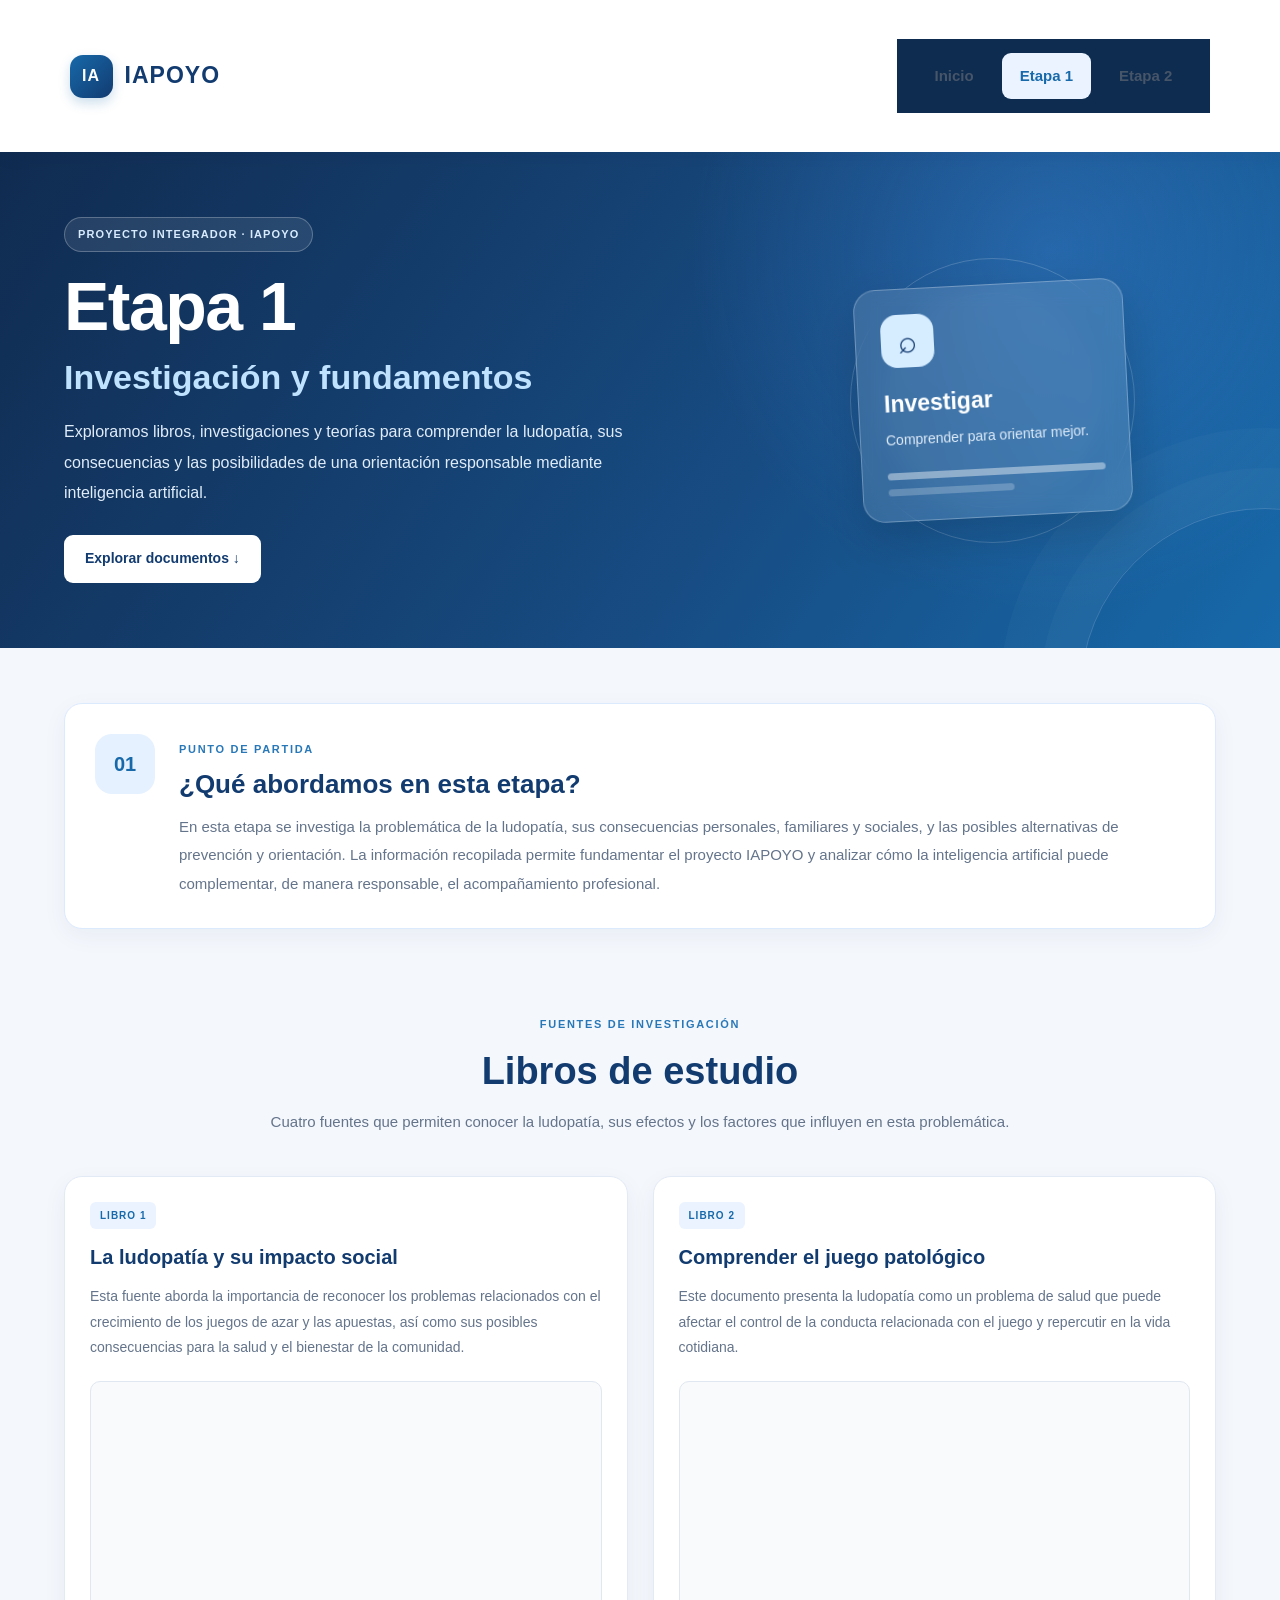
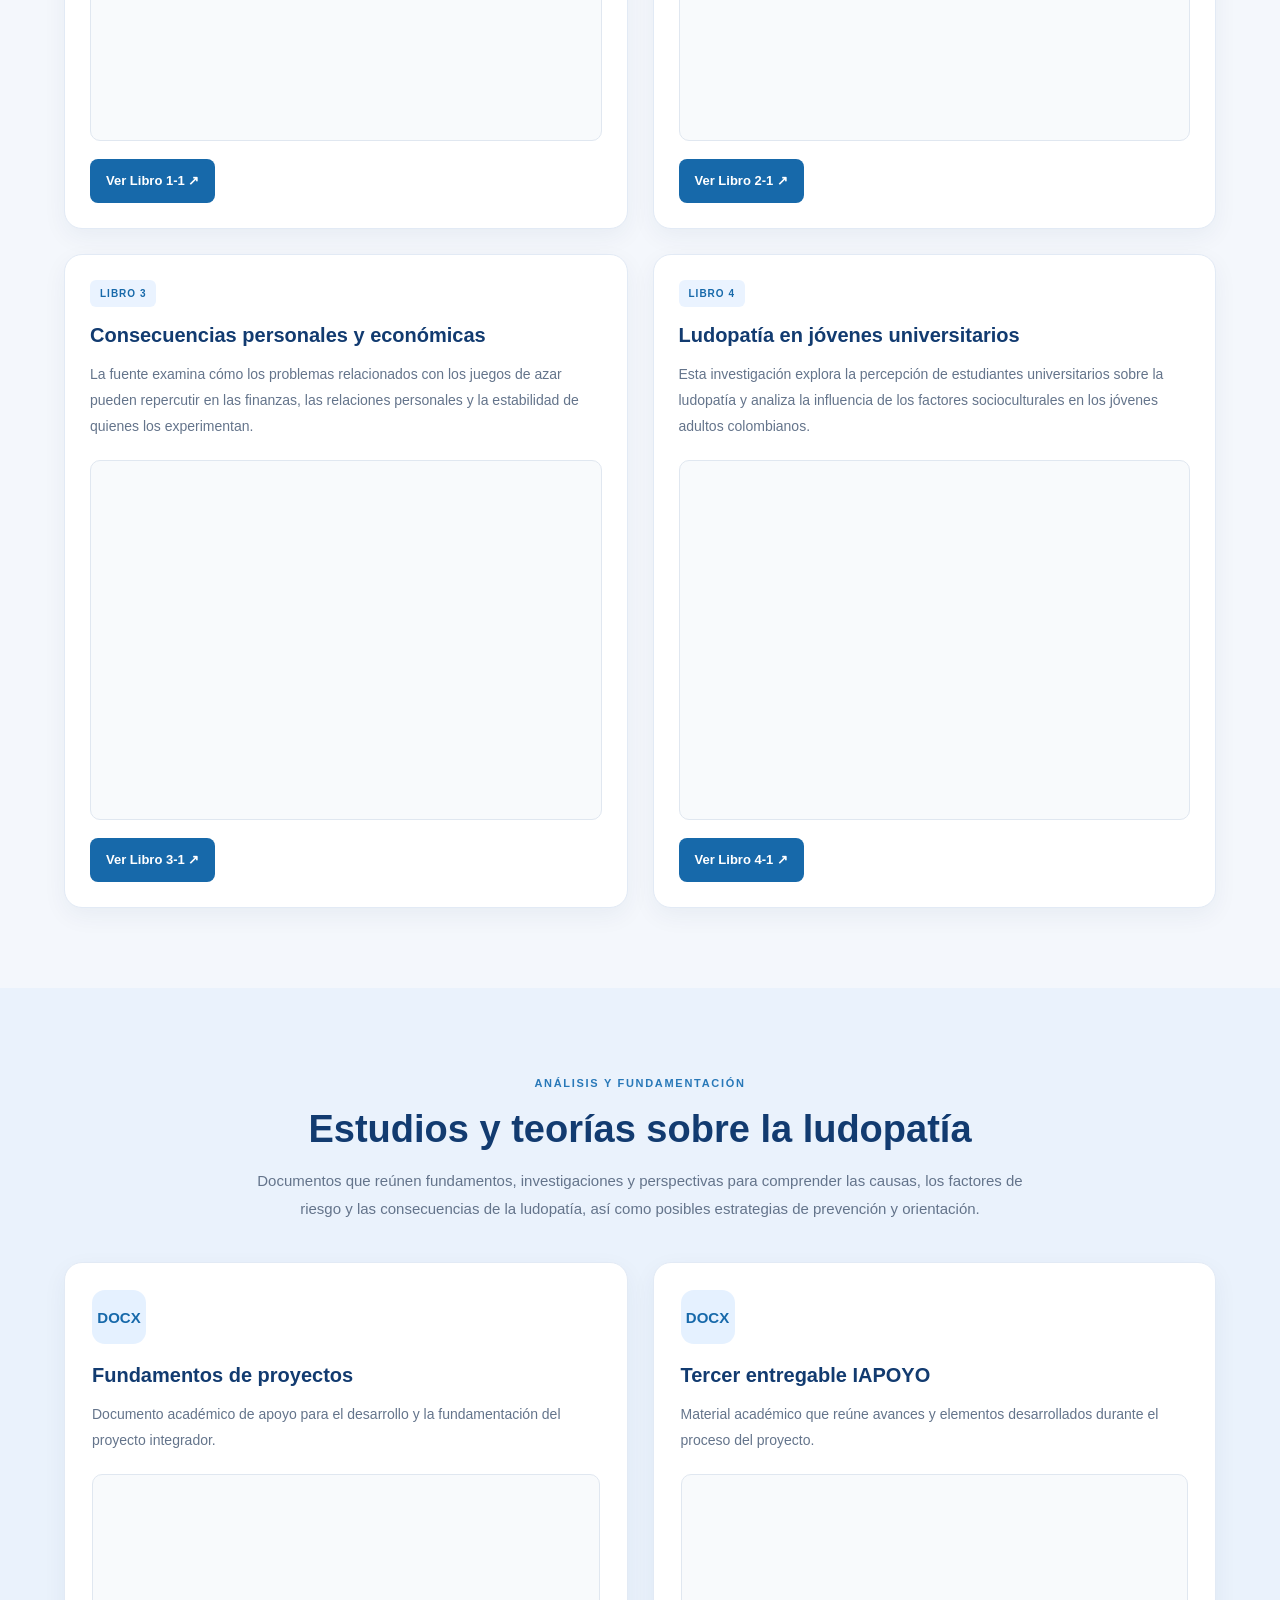
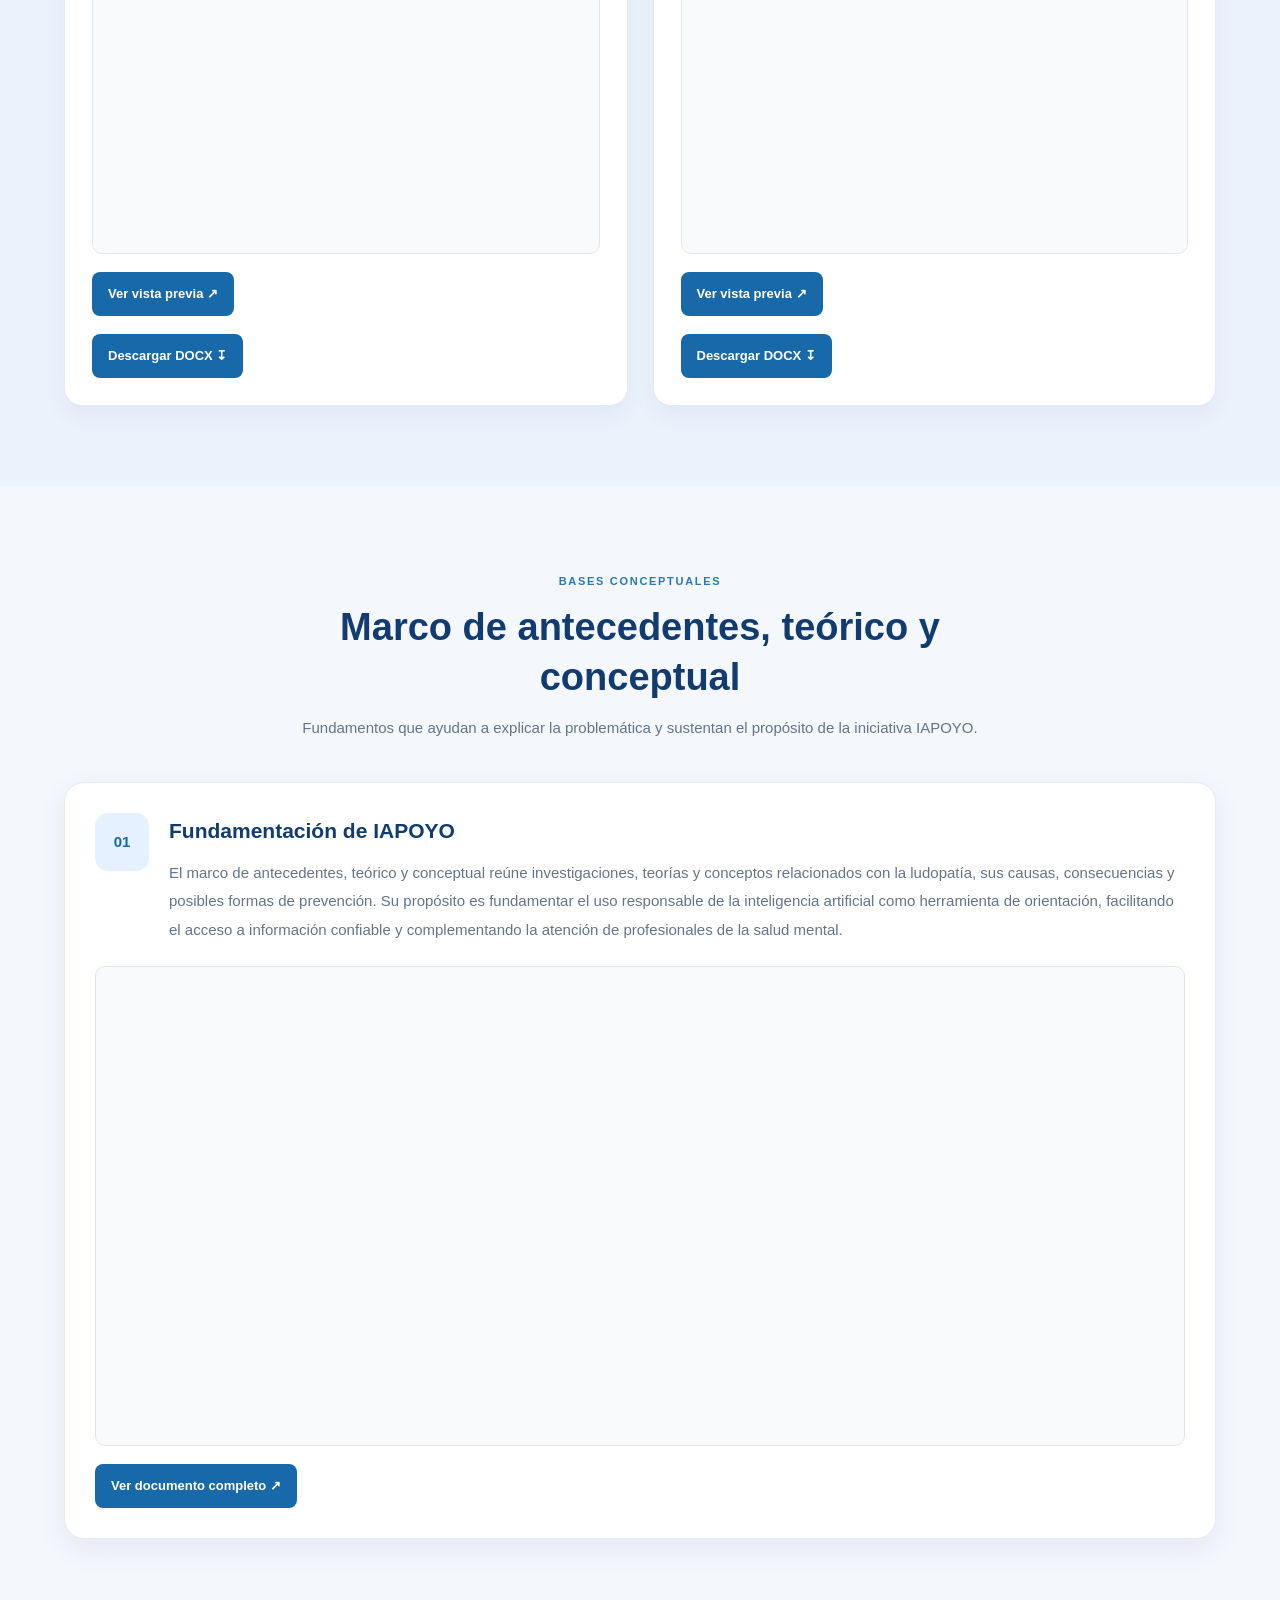
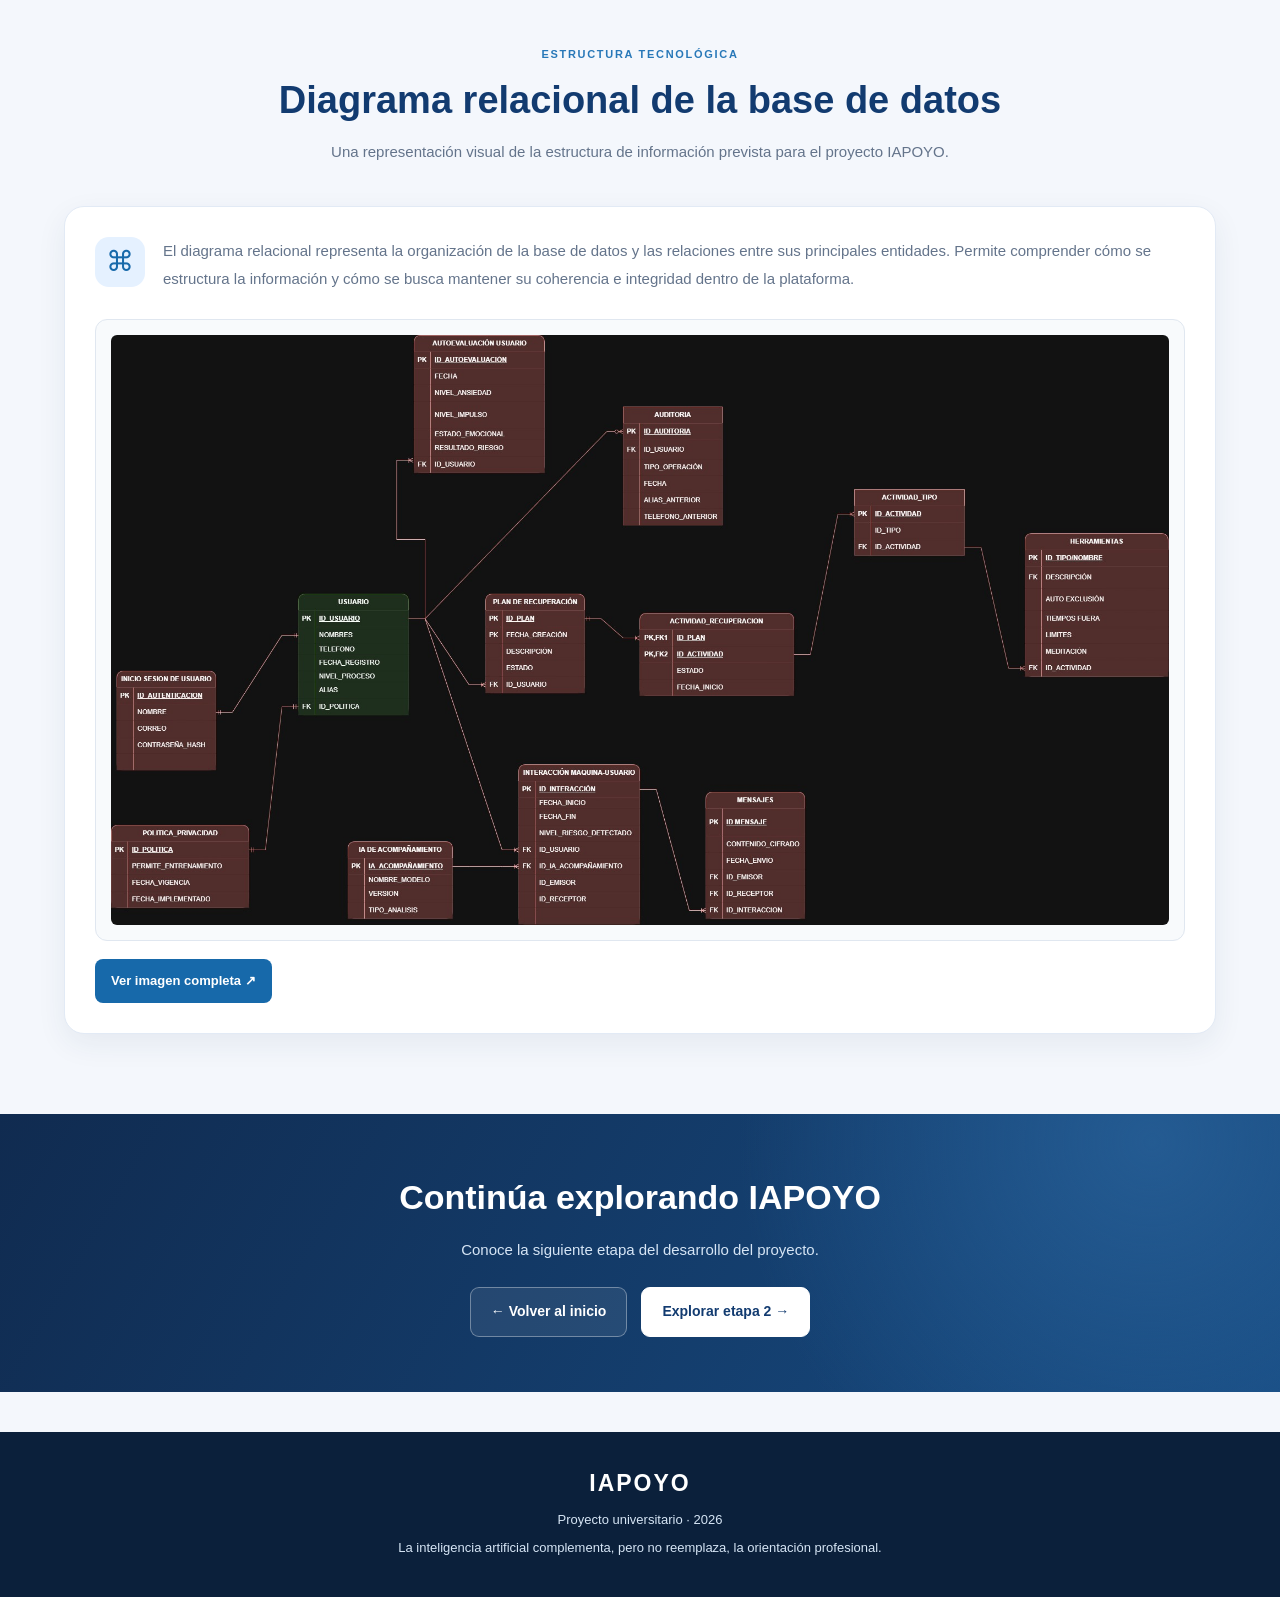
<file: etapa1.html>
<!DOCTYPE html>
<html lang="es">
<head>
    <meta charset="UTF-8">
    <meta name="viewport" content="width=device-width, initial-scale=1.0">

    <title>Etapa 1 | IAPOYO</title>

    <meta name="description" content="Primera etapa del proyecto IAPOYO: investigación sobre la ludopatía, sus consecuencias y alternativas de orientación.">

    <link rel="stylesheet" href="style.css">
</head>

<body class="etapa1-page">

    <!-- Encabezado -->
    <header class="etapa1-header">
        <div class="etapa1-nav-contenedor">
            <a href="index.html" class="etapa1-logo">
                <span class="etapa1-logo-icono">IA</span>
                <span>IAPOYO</span>
            </a>

            <nav class="etapa1-nav" aria-label="Navegación principal">
                <a href="index.html">Inicio</a>
                <a href="etapa1.html" class="activo">Etapa 1</a>
                <a href="etapa2.html">Etapa 2</a>
            </nav>
        </div>
    </header>

    <main>

        <!-- Portada de la etapa -->
        <section class="etapa1-portada">
            <div class="etapa1-portada-contenido">
                <span class="etapa1-etiqueta">PROYECTO INTEGRADOR · IAPOYO</span>

                <h1>Etapa 1
                    <span>Investigación y fundamentos</span>
                </h1>

                <p>
                    Exploramos libros, investigaciones y teorías para comprender
                    la ludopatía, sus consecuencias y las posibilidades de una
                    orientación responsable mediante inteligencia artificial.
                </p>

                <a href="#libros-estudio" class="etapa1-boton-portada">
                    Explorar documentos ↓
                </a>
            </div>

            <div class="etapa1-portada-visual" aria-hidden="true">
                <div class="etapa1-circulo circulo-uno"></div>
                <div class="etapa1-circulo circulo-dos"></div>

                <div class="etapa1-visual-tarjeta">
                    <div class="etapa1-visual-icono">⌕</div>
                    <h2>Investigar</h2>
                    <p>Comprender para orientar mejor.</p>
                    <div class="etapa1-visual-linea"></div>
                    <div class="etapa1-visual-linea linea-pequena"></div>
                </div>
            </div>
        </section>

        <!-- Introducción -->
        <section class="etapa1-introduccion">
            <div class="etapa1-intro-icono">01</div>

            <div>
                <span class="etapa1-subtitulo">PUNTO DE PARTIDA</span>
                <h2>¿Qué abordamos en esta etapa?</h2>

                <p>
                    En esta etapa se investiga la problemática de la ludopatía,
                    sus consecuencias personales, familiares y sociales, y las
                    posibles alternativas de prevención y orientación. La
                    información recopilada permite fundamentar el proyecto
                    IAPOYO y analizar cómo la inteligencia artificial puede
                    complementar, de manera responsable, el acompañamiento
                    profesional.
                </p>
            </div>
        </section>

        <!-- Libros de estudio -->
        <section class="etapa1-seccion" id="libros-estudio">

            <div class="etapa1-titulo-seccion">
                <span class="etapa1-subtitulo">FUENTES DE INVESTIGACIÓN</span>
                <h2>Libros de estudio</h2>
                <p>
                    Cuatro fuentes que permiten conocer la ludopatía,
                    sus efectos y los factores que influyen en esta problemática.
                </p>
            </div>

            <div class="etapa1-grid-documentos">

                <article class="etapa1-tarjeta">
                    <div class="etapa1-numero">LIBRO 1</div>
                    <h3>La ludopatía y su impacto social</h3>

                    <p>
                        Esta fuente aborda la importancia de reconocer los
                        problemas relacionados con el crecimiento de los
                        juegos de azar y las apuestas, así como sus posibles
                        consecuencias para la salud y el bienestar de la comunidad.
                    </p>

                    <div class="etapa1-pdf">
                        <iframe
                            src="documentos/etapa%201/Libro%201-1.pdf"
                            title="Vista previa del libro 1"
                            loading="lazy">
                        </iframe>
                    </div>

                    <a
                        href="documentos/etapa%201/Libro%201-1.pdf"
                        target="_blank"
                        rel="noopener noreferrer"
                        class="etapa1-boton-documento">
                        Ver Libro 1-1 ↗
                    </a>
                </article>

                <article class="etapa1-tarjeta">
                    <div class="etapa1-numero">LIBRO 2</div>
                    <h3>Comprender el juego patológico</h3>

                    <p>
                        Este documento presenta la ludopatía como un problema
                        de salud que puede afectar el control de la conducta
                        relacionada con el juego y repercutir en la vida cotidiana.
                    </p>

                    <div class="etapa1-pdf">
                        <iframe
                            src="documentos/etapa%201/Libro%202-1.pdf"
                            title="Vista previa del libro 2"
                            loading="lazy">
                        </iframe>
                    </div>

                    <a
                        href="documentos/etapa%201/Libro%202-1.pdf"
                        target="_blank"
                        rel="noopener noreferrer"
                        class="etapa1-boton-documento">
                        Ver Libro 2-1 ↗
                    </a>
                </article>

                <article class="etapa1-tarjeta">
                    <div class="etapa1-numero">LIBRO 3</div>
                    <h3>Consecuencias personales y económicas</h3>

                    <p>
                        La fuente examina cómo los problemas relacionados con
                        los juegos de azar pueden repercutir en las finanzas,
                        las relaciones personales y la estabilidad de quienes
                        los experimentan.
                    </p>

                    <div class="etapa1-pdf">
                        <iframe
                            src="documentos/etapa%201/Libro%203-1.pdf"
                            title="Vista previa del libro 3"
                            loading="lazy">
                        </iframe>
                    </div>

                    <a
                        href="documentos/etapa%201/Libro%203-1.pdf"
                        target="_blank"
                        rel="noopener noreferrer"
                        class="etapa1-boton-documento">
                        Ver Libro 3-1 ↗
                    </a>
                </article>

                <article class="etapa1-tarjeta">
                    <div class="etapa1-numero">LIBRO 4</div>
                    <h3>Ludopatía en jóvenes universitarios</h3>

                    <p>
                        Esta investigación explora la percepción de estudiantes
                        universitarios sobre la ludopatía y analiza la influencia
                        de los factores socioculturales en los jóvenes adultos
                        colombianos.
                    </p>

                    <div class="etapa1-pdf">
                        <iframe
                            src="documentos/etapa%201/Libro%204-1.pdf"
                            title="Vista previa del libro 4"
                            loading="lazy">
                        </iframe>
                    </div>

                    <a
                        href="documentos/etapa%201/Libro%204-1.pdf"
                        target="_blank"
                        rel="noopener noreferrer"
                        class="etapa1-boton-documento">
                        Ver Libro 4-1 ↗
                    </a>
                </article>

            </div>
        </section>

        <!-- Estudios y teorías -->
        <section class="etapa1-seccion etapa1-fondo-azul" id="estudios-teorias">

            <div class="etapa1-titulo-seccion">
                <span class="etapa1-subtitulo">ANÁLISIS Y FUNDAMENTACIÓN</span>
                <h2>Estudios y teorías sobre la ludopatía</h2>

                <p>
                    Documentos que reúnen fundamentos, investigaciones y
                    perspectivas para comprender las causas, los factores
                    de riesgo y las consecuencias de la ludopatía, así como
                    posibles estrategias de prevención y orientación.
                </p>
            </div>

            <div class="etapa1-grid-dos-documentos">

                <article class="etapa1-tarjeta etapa1-tarjeta-secundaria">
                    <div class="etapa1-documento-icono">DOCX</div>
                    <h3>Fundamentos de proyectos</h3>

                    <p>
                        Documento académico de apoyo para el desarrollo y la
                        fundamentación del proyecto integrador.
                    </p>

                    <div class="etapa1-pdf">
                        <iframe
                            src="documentos/etapa%201/Fundamentos%20proyectos%201.pdf"
                            title="Vista previa de Fundamentos de proyectos 1"
                            loading="lazy">
                        </iframe>
                    </div>

                    <a
                        href="documentos/etapa%201/Fundamentos%20proyectos%201.pdf"
                        target="_blank"
                        rel="noopener noreferrer"
                        class="etapa1-boton-documento">
                        Ver vista previa ↗
                    </a>
                    <a
                        href="documentos/etapa%201/Fundamentos%20proyectos%201.docx"
                        download
                        class="etapa1-boton-documento">
                        Descargar DOCX ↧
                    </a>
                </article>

                <article class="etapa1-tarjeta etapa1-tarjeta-secundaria">
                    <div class="etapa1-documento-icono">DOCX</div>
                    <h3>Tercer entregable IAPOYO</h3>

                    <p>
                        Material académico que reúne avances y elementos
                        desarrollados durante el proceso del proyecto.
                    </p>

                    <div class="etapa1-pdf">
                        <iframe
                            src="documentos/etapa%201/TERCER%20ENTREGABLE%20IAPOYO%20(1)%20(2)-1.pdf"
                            title="Vista previa del tercer entregable IAPOYO"
                            loading="lazy">
                        </iframe>
                    </div>

                    <a
                        href="documentos/etapa%201/TERCER%20ENTREGABLE%20IAPOYO%20(1)%20(2)-1.pdf"
                        target="_blank"
                        rel="noopener noreferrer"
                        class="etapa1-boton-documento">
                        Ver vista previa ↗
                    </a>
                    <a
                        href="documentos/etapa%201/TERCER%20ENTREGABLE%20IAPOYO%20(1)%20(2)-1.docx"
                        download
                        class="etapa1-boton-documento">
                        Descargar DOCX ↧
                    </a>
                </article>

            </div>
        </section>

        <!-- Marco teórico -->
        <section class="etapa1-seccion" id="marco-teorico">

            <div class="etapa1-titulo-seccion">
                <span class="etapa1-subtitulo">BASES CONCEPTUALES</span>
                <h2>Marco de antecedentes, teórico y conceptual</h2>

                <p>
                    Fundamentos que ayudan a explicar la problemática y
                    sustentan el propósito de la iniciativa IAPOYO.
                </p>
            </div>

            <article class="etapa1-tarjeta-amplia">

                <div class="etapa1-marco-texto">
                    <div class="etapa1-documento-icono">01</div>

                    <div>
                        <h3>Fundamentación de IAPOYO</h3>

                        <p>
                            El marco de antecedentes, teórico y conceptual
                            reúne investigaciones, teorías y conceptos
                            relacionados con la ludopatía, sus causas,
                            consecuencias y posibles formas de prevención.
                            Su propósito es fundamentar el uso responsable
                            de la inteligencia artificial como herramienta
                            de orientación, facilitando el acceso a información
                            confiable y complementando la atención de
                            profesionales de la salud mental.
                        </p>
                    </div>
                </div>

                <div class="etapa1-pdf etapa1-pdf-amplio">
                    <iframe
                        src="documentos/etapa%201/IAPOYO.pdf"
                        title="Vista previa del documento del marco teórico"
                        loading="lazy">
                    </iframe>
                </div>

                <a
                    href="documentos/etapa%201/Libro%201-1.pdf"
                    target="_blank"
                    rel="noopener noreferrer"
                    class="etapa1-boton-documento">
                    Ver documento completo ↗
                </a>

            </article>
        </section>

        <!-- Diagrama relacional -->
        <section class="etapa1-seccion etapa1-diagrama-seccion" id="base-datos">

            <div class="etapa1-titulo-seccion">
                <span class="etapa1-subtitulo">ESTRUCTURA TECNOLÓGICA</span>
                <h2>Diagrama relacional de la base de datos</h2>

                <p>
                    Una representación visual de la estructura de información
                    prevista para el proyecto IAPOYO.
                </p>
            </div>

            <article class="etapa1-tarjeta-amplia">

                <div class="etapa1-diagrama-descripcion">
                    <div class="etapa1-diagrama-icono">⌘</div>

                    <p>
                        El diagrama relacional representa la organización de
                        la base de datos y las relaciones entre sus principales
                        entidades. Permite comprender cómo se estructura la
                        información y cómo se busca mantener su coherencia
                        e integridad dentro de la plataforma.
                    </p>
                </div>

                <div class="etapa1-imagen-diagrama">
                    <img
                        src="documentos/etapa%201/Diagrama%20entidad%20relacional%20ludopatia%201.jpg"
                        alt="Diagrama entidad relacional de ludopatía del proyecto IAPOYO"
                        loading="lazy">
                </div>

                <a
                    href="documentos/etapa%201/Diagrama%20entidad%20relacional%20ludopatia%201.jpg"
                    target="_blank"
                    rel="noopener noreferrer"
                    class="etapa1-boton-documento">
                    Ver imagen completa ↗
                </a>

            </article>
        </section>

        <!-- Navegación final -->
        <section class="etapa1-navegacion-final">
            <h2>Continúa explorando IAPOYO</h2>

            <p>
                Conoce la siguiente etapa del desarrollo del proyecto.
            </p>

            <div class="etapa1-final-botones">
                <a href="index.html" class="etapa1-boton-secundario">
                    ← Volver al inicio
                </a>

                <a href="etapa2.html" class="etapa1-boton-siguiente">
                    Explorar etapa 2 →
                </a>
            </div>
        </section>

    </main>

    <!-- Pie de página -->
    <footer class="etapa1-footer">
        <a href="index.html">IAPOYO</a>

        <p>Proyecto universitario · 2026</p>

        <p>
            La inteligencia artificial complementa, pero no reemplaza,
            la orientación profesional.
        </p>
    </footer>

</body>
</html>
</file>
<file: style.css>
/* ==============================
   ESTILOS GENERALES
   ============================== */

* {
    margin: 0;
    padding: 0;
    box-sizing: border-box;
}

html {
    scroll-behavior: smooth;
}

body {
    font-family: Arial, Helvetica, sans-serif;
    background-color: #f4f7fb;
    color: #263445;
    line-height: 1.6;
}

/* ==============================
   ENCABEZADO
   ============================== */

header {
    background: linear-gradient(135deg, #123b70, #1769aa);
    color: #ffffff;
    text-align: center;
    padding: 35px 20px;
}

header h1 {
    font-size: 2.5rem;
    margin-bottom: 5px;
    letter-spacing: 2px;
}

header p {
    font-size: 1.05rem;
    color: #e5efff;
}

/* ==============================
   MENÚ DE NAVEGACIÓN
   ============================== */

nav {
    display: flex;
    justify-content: center;
    align-items: center;
    flex-wrap: wrap;
    gap: 10px;
    background-color: #0d2c50;
    padding: 14px 20px;
}

nav a {
    color: #ffffff;
    text-decoration: none;
    font-weight: bold;
    padding: 10px 18px;
    border-radius: 6px;
    transition: background-color 0.3s ease;
}

nav a:hover {
    background-color: #2478bd;
}

/* ==============================
   CONTENEDOR PRINCIPAL
   ============================== */

.contenedor {
    width: min(1100px, 92%);
    margin: 30px auto;
}

/* ==============================
   INTRODUCCIÓN
   ============================== */

.introduccion {
    background-color: #ffffff;
    padding: 25px;
    margin-bottom: 30px;
    border-radius: 12px;
    border-left: 5px solid #1769aa;
    box-shadow: 0 4px 12px rgba(0, 0, 0, 0.06);
}

.introduccion h2 {
    color: #123b70;
    margin-bottom: 12px;
    font-size: 1.7rem;
}

.introduccion p {
    color: #46566a;
    text-align: justify;
}

/* ==============================
   SECCIÓN DE ACTIVIDADES
   ============================== */

.actividades {
    margin-bottom: 35px;
}

.actividades > h2 {
    color: #123b70;
    margin-bottom: 20px;
    font-size: 1.7rem;
}

/* ==============================
   CUADRÍCULA DE 4 DOCUMENTOS
   Dos columnas y dos filas
   ============================== */

.grid-documentos {
    display: grid;
    grid-template-columns: repeat(2, minmax(0, 1fr));
    gap: 25px;
    align-items: stretch;
    margin-top: 20px;
}

/* ==============================
   TARJETAS
   ============================== */

.grid-documentos .tarjeta {
    min-width: 0;
    display: flex;
    flex-direction: column;
    padding: 20px;
    background-color: #ffffff;
    border: 1px solid #dce5f0;
    border-radius: 12px;
    box-shadow: 0 4px 12px rgba(0, 0, 0, 0.06);
    transition: transform 0.25s ease,
                box-shadow 0.25s ease;
}

.grid-documentos .tarjeta:hover {
    transform: translateY(-4px);
    box-shadow: 0 8px 20px rgba(0, 0, 0, 0.10);
}

.tarjeta h3 {
    color: #1769aa;
    font-size: 1.2rem;
    margin-bottom: 10px;
}

.tarjeta p {
    color: #526174;
    margin-bottom: 10px;
}

/* ==============================
   VISTA PREVIA DE LOS PDF
   ============================== */

.grid-documentos iframe {
    display: block;
    width: 100%;
    height: 300px;
    border: 1px solid #dce5f0;
    border-radius: 8px;
    margin: 15px 0;
    background-color: #ffffff;
}

/* ==============================
   ENLACES DE DOCUMENTOS
   ============================== */

.grid-documentos .tarjeta a {
    display: inline-block;
    align-self: flex-start;
    margin-top: auto;
    padding-top: 10px;
    color: #1769aa;
    font-weight: bold;
    text-decoration: none;
}

.grid-documentos .tarjeta a:hover {
    color: #0d2c50;
    text-decoration: underline;
}

/* ==============================
   BOTÓN PARA VOLVER AL INICIO
   ============================== */

.boton-volver {
    display: inline-block;
    margin-top: 25px;
    padding: 12px 22px;
    background-color: #1769aa;
    color: #ffffff;
    text-decoration: none;
    font-weight: bold;
    border-radius: 8px;
    transition: background-color 0.3s ease;
}

.boton-volver:hover {
    background-color: #0d2c50;
}

/* ==============================
   PIE DE PÁGINA
   ============================== */

footer {
    margin-top: 40px;
    padding: 25px 20px;
    background-color: #0d2c50;
    color: #ffffff;
    text-align: center;
}

footer p {
    margin: 5px 0;
    font-size: 0.9rem;
}

/* ==============================
   DISEÑO RESPONSIVE
   TABLET Y CELULAR
   ============================== */

@media (max-width: 700px) {

    header h1 {
        font-size: 2rem;
    }

    .contenedor {
        width: 94%;
        margin: 20px auto;
    }

    .introduccion {
        padding: 18px;
    }

    .introduccion h2,
    .actividades > h2 {
        font-size: 1.4rem;
    }

    /* Una tarjeta por fila en pantallas pequeñas */
    .grid-documentos {
        grid-template-columns: 1fr;
        gap: 20px;
    }

    .grid-documentos .tarjeta {
        padding: 16px;
    }

    .grid-documentos iframe {
        height: 280px;
    }

    nav {
        gap: 5px;
        padding: 10px;
    }

    nav a {
        padding: 9px 12px;
        font-size: 0.95rem;
    }
}

/* ==============================
   PANTALLAS MUY PEQUEÑAS
   ============================== */

@media (max-width: 380px) {

    header h1 {
        font-size: 1.7rem;
    }

    .grid-documentos iframe {
        height: 240px;
    }

    .grid-documentos .tarjeta {
        padding: 12px;
    }
}

/* UNA SOLA TARJETA EXTERIOR */
.tarjeta-documentos {
    display: block !important;
    width: 100% !important;
    max-width: 100% !important;
    box-sizing: border-box !important;
    padding: 25px !important;
    margin: 25px 0 !important;
    background: #fff !important;
    border: 1px solid #dce5f0 !important;
    border-radius: 12px !important;
    box-shadow: 0 4px 12px rgba(0, 0, 0, 0.06) !important;
}

/* LOS DOS PDF, UNO AL LADO DEL OTRO */
.pdf-en-columnas {
    display: grid !important;
    grid-template-columns: repeat(2, minmax(0, 1fr)) !important;
    gap: 20px;
    width: 100%;
    box-sizing: border-box;
}

/* CONTENIDO INTERNO SIN TARJETAS INDEPENDIENTES */
.pdf-individual {
    display: block !important;
    min-width: 0;
    width: 100%;
    padding: 0 !important;
    margin: 0 !important;
    border: none !important;
    border-radius: 0 !important;
    box-shadow: none !important;
    background: transparent !important;
    box-sizing: border-box;
}

.pdf-individual iframe {
    display: block;
    width: 100%;
    height: 400px;
    border: 1px solid #dce5f0;
    box-sizing: border-box;
}

.pdf-individual h3 {
    margin-bottom: 12px;
    color: #1769aa;
}

.pdf-individual a {
    display: inline-block;
    margin-top: 10px;
}

/* ADAPTACIÓN A CELULARES */
@media (max-width: 700px) {
    .pdf-en-columnas {
        grid-template-columns: 1fr !important;
    }
}

```css
/* Presentación del marco teórico */
.presentacion-ludopatia {
    width: 100%;
    margin: 35px auto;
}

.presentacion-ludopatia > h2 {
    color: #1769aa;
    text-align: center;
    margin-bottom: 20px;
}

.presentacion-ludopatia > p {
    font-size: 16px;
    line-height: 1.7;
    text-align: justify;
    margin-bottom: 25px;
}

/* Tarjeta del documento */
.tarjeta-marco {
    width: 100%;
    max-width: 800px;
    box-sizing: border-box;
    margin: 0 auto;
    padding: 25px;
    background-color: #ffffff;
    border: 1px solid #e0e0e0;
    border-radius: 12px;
    box-shadow: 0 4px 12px rgba(0, 0, 0, 0.10);
}

.tarjeta-marco iframe {
    display: block;
    width: 100%;
    height: 500px;
    box-sizing: border-box;
    border: 1px solid #cccccc;
    border-radius: 6px;
}

.tarjeta-marco a {
    display: block;
    width: fit-content;
    margin: 15px auto 0;
    padding: 12px 20px;
    background-color: #1769aa;
    color: #ffffff;
    text-decoration: none;
    text-align: center;
    border-radius: 7px;
}

.tarjeta-marco a:hover {
    background-color: #123b70;
}

/* Adaptación para celulares */
@media (max-width: 768px) {
    .tarjeta-marco {
        padding: 15px;
    }

    .tarjeta-marco iframe {
        height: 400px;
    }

    .presentacion-ludopatia > p {
        text-align: left;
    }
}

```css
/* Sección de la base de datos */
.presentacion-base-datos {
    width: 100%;
    margin: 35px auto;
}

/* Tarjeta que contiene título, descripción e imagen */
.tarjeta-diagrama {
    width: 100%;
    max-width: 1000px;
    box-sizing: border-box;
    margin: 0 auto;
    padding: 30px;
    background-color: #ffffff;
    border: 1px solid #e0e0e0;
    border-radius: 12px;
    box-shadow: 0 4px 12px rgba(0, 0, 0, 0.10);
}

.tarjeta-diagrama h2 {
    margin-top: 0;
    margin-bottom: 20px;
    color: #1769aa;
    text-align: center;
}

.tarjeta-diagrama p {
    margin-bottom: 25px;
    font-size: 16px;
    line-height: 1.7;
    text-align: justify;
}

/* Área de visualización de la imagen */
.contenedor-diagrama {
    width: 100%;
    overflow: auto;
    text-align: center;
    background-color: #f8fafc;
    border: 1px solid #e0e0e0;
    border-radius: 8px;
    padding: 10px;
    box-sizing: border-box;
}

.contenedor-diagrama img {
    display: block;
    width: 100%;
    height: auto;
    max-height: 750px;
    object-fit: contain;
    margin: 0 auto;
    border-radius: 5px;
}

/* Botón para abrir la imagen */
.boton-diagrama {
    display: block;
    width: fit-content;
    margin: 20px auto 0;
    padding: 12px 20px;
    background-color: #1769aa;
    color: #ffffff;
    text-decoration: none;
    text-align: center;
    border-radius: 7px;
    font-weight: bold;
}

.boton-diagrama:hover {
    background-color: #123b70;
}

/* Adaptación para celulares */
@media (max-width: 768px) {
    .tarjeta-diagrama {
        padding: 18px;
    }

    .tarjeta-diagrama p {
        text-align: left;
    }

    .contenedor-diagrama {
        padding: 5px;
    }
}


/* Organiza las tarjetas en una cuadrícula uniforme */
.grid-documentos {
    display: grid;
    grid-template-columns: repeat(2, minmax(0, 1fr));
    gap: 25px;
    align-items: stretch;
}

/* Todas las tarjetas de documentos tendrán la misma altura */
.grid-documentos .tarjeta {
    width: 100%;
    height: 100%;
    box-sizing: border-box;
    display: flex;
    flex-direction: column;
}

/* Mantiene los títulos alineados */
.grid-documentos .tarjeta h2,
.grid-documentos .tarjeta h3 {
    min-height: 50px;
}

/* Mantiene los visores PDF con la misma altura */
.grid-documentos .tarjeta iframe {
    width: 100%;
    height: 400px;
    flex-shrink: 0;
}

/* Mantiene los botones en la parte inferior */
.grid-documentos .tarjeta a {
    margin-top: auto;
    align-self: flex-start;
}

/* Adaptación para celulares */
@media (max-width: 768px) {
    .grid-documentos {
        grid-template-columns: 1fr;
    }

    .grid-documentos .tarjeta h2,
    .grid-documentos .tarjeta h3 {
        min-height: auto;
    }
}


/* Igualar el tamaño de las tarjetas especiales */
.tarjeta-marco,
.tarjeta-diagrama {
    width: 100%;
    max-width: 1000px;
    min-height: 700px;
    box-sizing: border-box;
    margin: 0 auto;
    padding: 30px;
    display: flex;
    flex-direction: column;
}

/* Mantener los títulos alineados */
.tarjeta-marco h2,
.tarjeta-diagrama h2 {
    min-height: 60px;
    margin-top: 0;
    display: flex;
    align-items: center;
    justify-content: center;
    text-align: center;
}

/* Igualar el espacio de las descripciones */
.tarjeta-marco p,
.tarjeta-diagrama p {
    min-height: 100px;
    line-height: 1.7;
}

/* Igualar la altura de los visores PDF y de la imagen */
.tarjeta-marco iframe {
    width: 100%;
    height: 400px;
    flex-shrink: 0;
}

.contenedor-diagrama {
    height: 400px;
    display: flex;
    align-items: center;
    justify-content: center;
    overflow: hidden;
}

.contenedor-diagrama img {
    width: 100%;
    height: 100%;
    object-fit: contain;
}

/* Mantener los botones al final de cada tarjeta */
.tarjeta-marco a,
.tarjeta-diagrama a {
    margin-top: auto;
    align-self: center;
}

/* Adaptación a pantallas pequeñas */
@media (max-width: 768px) {
    .tarjeta-marco,
    .tarjeta-diagrama {
        min-height: auto;
        padding: 18px;
    }

    .tarjeta-marco h2,
    .tarjeta-diagrama h2,
    .tarjeta-marco p,
    .tarjeta-diagrama p {
        min-height: auto;
    }

    .tarjeta-marco iframe,
    .contenedor-diagrama {
        height: 300px;
    }
}


/* Igualar las tarjetas del marco y del diagrama con las demás */
.tarjeta-marco,
.tarjeta-diagrama {
    width: 100%;
    max-width: none;
    min-height: 0;
    height: 100%;
    box-sizing: border-box;
    margin: 0;
    padding: 20px;
    display: flex;
    flex-direction: column;
    background-color: #ffffff;
    border: 1px solid #e0e0e0;
    border-radius: 12px;
    box-shadow: 0 4px 12px rgba(0, 0, 0, 0.10);
}

/* Quitar alturas mínimas anteriores de los títulos y textos */
.tarjeta-marco h2,
.tarjeta-diagrama h2,
.tarjeta-marco p,
.tarjeta-diagrama p {
    min-height: 0;
}

/* Mantener los visores de contenido uniformes */
.tarjeta-marco iframe,
.contenedor-diagrama {
    width: 100%;
    height: 250px;
    box-sizing: border-box;
}

/* Ajustar la imagen dentro de su espacio */
.contenedor-diagrama {
    display: flex;
    align-items: center;
    justify-content: center;
    overflow: hidden;
}

.contenedor-diagrama img {
    width: 100%;
    height: 100%;
    object-fit: contain;
}

/* Evitar que los botones se deformen */
.tarjeta-marco a,
.tarjeta-diagrama a {
    align-self: flex-start;
    margin-top: 15px;
}

/* Adaptación a celulares */
@media (max-width: 768px) {
    .tarjeta-marco,
    .tarjeta-diagrama {
        padding: 15px;
    }

    .tarjeta-marco iframe,
    .contenedor-diagrama {
        height: 220px;
    }
}


/* =========================================
   IAPOYO - DISEÑO DE LA PÁGINA PRINCIPAL
   ========================================= */

.pagina-inicio {
    --inicio-azul: #123b70;
    --inicio-azul-claro: #2878b8;
    --inicio-texto: #243247;
    --inicio-gris: #64748b;
    --inicio-fondo: #f4f7fc;

    margin: 0;
    background: var(--inicio-fondo);
    color: var(--inicio-texto);
    font-family: "Segoe UI", Arial, sans-serif;
    line-height: 1.7;
}

.pagina-inicio *,
.pagina-inicio *::before,
.pagina-inicio *::after {
    box-sizing: border-box;
}

.pagina-inicio a {
    transition: color 0.25s ease,
                background-color 0.25s ease,
                transform 0.25s ease,
                box-shadow 0.25s ease;
}

.pagina-inicio main {
    width: 100%;
    overflow: hidden;
}

/* =========================================
   ENCABEZADO Y NAVEGACIÓN
   ========================================= */

.inicio-header {
    position: relative;
    z-index: 10;
    background: #ffffff;
    box-shadow: 0 3px 18px rgba(15, 38, 70, 0.07);
}

.inicio-nav-contenedor {
    width: min(1180px, 92%);
    min-height: 82px;
    margin: 0 auto;
    display: flex;
    align-items: center;
    justify-content: space-between;
    gap: 25px;
}

.inicio-logo {
    display: flex;
    align-items: center;
    gap: 12px;
    color: var(--inicio-azul);
    font-size: 23px;
    font-weight: 800;
    letter-spacing: 1px;
    text-decoration: none;
}

.logo-icono {
    width: 43px;
    height: 43px;
    display: grid;
    place-items: center;
    border-radius: 13px;
    color: white;
    background: linear-gradient(135deg, #1769aa, #123b70);
    font-size: 16px;
    box-shadow: 0 5px 12px rgba(23, 105, 170, 0.22);
}

.inicio-nav {
    display: flex;
    align-items: center;
    gap: 10px;
}

.inicio-nav a {
    padding: 10px 18px;
    border-radius: 9px;
    color: #475569;
    text-decoration: none;
    font-size: 15px;
    font-weight: 600;
}

.inicio-nav a:hover,
.inicio-nav a.activo {
    background: #eaf3ff;
    color: #1769aa;
}

/* =========================================
   PORTADA PRINCIPAL
   ========================================= */

.inicio-portada {
    position: relative;
    isolation: isolate;
    min-height: 510px;
    padding: 75px max(5%, calc((100% - 1180px) / 2));
    display: grid;
    grid-template-columns: 1.2fr 0.8fr;
    align-items: center;
    gap: 40px;
    overflow: hidden;
    color: #ffffff;
    background:
        radial-gradient(
            circle at 80% 20%,
            rgba(77, 160, 255, 0.28),
            transparent 32%
        ),
        linear-gradient(125deg, #102b50 0%, #174c83 55%, #1769aa 100%);
}

.inicio-portada::before {
    content: "";
    position: absolute;
    z-index: -1;
    width: 400px;
    height: 400px;
    right: -160px;
    bottom: -220px;
    border: 1px solid rgba(255, 255, 255, 0.13);
    border-radius: 50%;
    box-shadow:
        0 0 0 40px rgba(255, 255, 255, 0.025),
        0 0 0 80px rgba(255, 255, 255, 0.025);
}

.portada-contenido {
    max-width: 670px;
}

.portada-etiqueta {
    display: inline-block;
    margin-bottom: 20px;
    padding: 7px 13px;
    border: 1px solid rgba(255, 255, 255, 0.25);
    border-radius: 30px;
    background: rgba(255, 255, 255, 0.09);
    color: #d9ecff;
    font-size: 11px;
    font-weight: 700;
    letter-spacing: 1.2px;
}

.portada-contenido h1 {
    margin: 0 0 20px;
    color: #ffffff;
    font-size: clamp(45px, 6vw, 72px);
    font-weight: 850;
    line-height: 1.05;
    letter-spacing: -2px;
}

.portada-contenido h1 span {
    display: block;
    margin-top: 15px;
    color: #bfe2ff;
    font-size: clamp(23px, 3vw, 34px);
    font-weight: 600;
    line-height: 1.3;
    letter-spacing: 0;
}

.portada-contenido > p {
    max-width: 590px;
    margin: 0 0 30px;
    color: #e0ecf9;
    font-size: 17px;
    line-height: 1.9;
}

.portada-botones {
    display: flex;
    flex-wrap: wrap;
    gap: 13px;
}

.boton-inicio {
    min-height: 48px;
    padding: 12px 21px;
    display: inline-flex;
    align-items: center;
    justify-content: center;
    border: 1px solid transparent;
    border-radius: 9px;
    font-size: 14px;
    font-weight: 700;
    text-decoration: none;
}

.boton-claro {
    background: #ffffff;
    color: #123b70;
}

.boton-claro:hover {
    transform: translateY(-3px);
    box-shadow: 0 8px 22px rgba(0, 0, 0, 0.15);
}

.boton-contorno {
    border-color: rgba(255, 255, 255, 0.5);
    background: transparent;
    color: #ffffff;
}

.boton-contorno:hover {
    background: rgba(255, 255, 255, 0.12);
    transform: translateY(-3px);
}

/* Ilustración decorativa creada con CSS */

.portada-visual {
    position: relative;
    min-height: 340px;
    display: flex;
    align-items: center;
    justify-content: center;
}

.visual-circulo {
    position: absolute;
    border: 1px solid rgba(255, 255, 255, 0.18);
    border-radius: 50%;
}

.circulo-grande {
    width: 310px;
    height: 310px;
}

.circulo-mediano {
    width: 235px;
    height: 235px;
    background: rgba(255, 255, 255, 0.035);
}

.visual-tarjeta {
    position: relative;
    z-index: 1;
    width: min(285px, 90%);
    padding: 27px;
    border: 1px solid rgba(255, 255, 255, 0.27);
    border-radius: 23px;
    background: rgba(255, 255, 255, 0.12);
    box-shadow: 0 20px 50px rgba(0, 0, 0, 0.17);
    backdrop-filter: blur(12px);
    transform: rotate(-3deg);
}

.visual-icono {
    width: 54px;
    height: 54px;
    display: grid;
    place-items: center;
    border-radius: 17px;
    background: #d6ecff;
    color: #123b70;
    font-size: 32px;
}

.visual-tarjeta h2 {
    margin: 20px 0 5px;
    color: #ffffff;
    font-size: 24px;
}

.visual-tarjeta p {
    margin: 0;
    color: #e0ecf9;
    font-size: 14px;
}

.visual-linea {
    height: 7px;
    margin-top: 22px;
    border-radius: 20px;
    background: rgba(255, 255, 255, 0.45);
}

.linea-corta {
    width: 58%;
    margin-top: 9px;
    background: rgba(255, 255, 255, 0.22);
}

.visual-etiqueta {
    position: absolute;
    z-index: 2;
    right: -3px;
    bottom: 22px;
    padding: 12px 16px;
    display: flex;
    align-items: center;
    gap: 9px;
    border-radius: 12px;
    background: #ffffff;
    color: #23415f;
    font-size: 12px;
    font-weight: 700;
    box-shadow: 0 10px 30px rgba(0, 0, 0, 0.16);
}

.punto-verde {
    width: 9px;
    height: 9px;
    border-radius: 50%;
    background: #21a67a;
}

/* =========================================
   SECCIONES GENERALES
   ========================================= */

.inicio-seccion {
    width: min(1180px, 90%);
    margin: 0 auto;
    padding: 85px 0;
}

.inicio-titulo-seccion {
    max-width: 740px;
    margin: 0 auto 45px;
    text-align: center;
}

.inicio-subtitulo {
    color: #2878b8;
    font-size: 12px;
    font-weight: 800;
    letter-spacing: 2px;
}

.inicio-titulo-seccion h2 {
    margin: 10px 0 12px;
    color: #123b70;
    font-size: clamp(29px, 4vw, 40px);
    line-height: 1.25;
}

.inicio-titulo-seccion > p {
    margin: 0;
    color: #64748b;
    font-size: 16px;
    line-height: 1.8;
}

/* =========================================
   QUIÉNES SOMOS
   ========================================= */

.quienes-seccion {
    padding-bottom: 90px;
}

.quienes-contenido {
    display: grid;
    grid-template-columns: 0.75fr 1.25fr;
    align-items: center;
    gap: 55px;
}

.quienes-icono {
    min-height: 280px;
    padding: 30px;
    display: flex;
    flex-direction: column;
    align-items: center;
    justify-content: center;
    gap: 20px;
    border: 1px solid #dceafe;
    border-radius: 25px;
    background:
        radial-gradient(circle at top right, #d8ebff, transparent 55%),
        linear-gradient(145deg, #edf5ff, #ffffff);
}

.quienes-icono span {
    width: 125px;
    height: 125px;
    display: grid;
    place-items: center;
    border: 1px solid #c5defd;
    border-radius: 35px;
    background: #ffffff;
    color: #2878b8;
    font-size: 78px;
    line-height: 1;
    box-shadow: 0 15px 35px rgba(36, 91, 150, 0.10);
}

.quienes-icono small {
    color: #31577f;
    font-size: 14px;
    font-weight: 700;
}

.quienes-texto h3 {
    margin: 0 0 17px;
    color: #123b70;
    font-size: 27px;
    line-height: 1.35;
}

.quienes-texto p {
    margin: 0 0 15px;
    color: #59687b;
    font-size: 15px;
    line-height: 1.9;
}

/* =========================================
   SOBRE EL PROYECTO: TARJETAS
   ========================================= */

.proyecto-seccion {
    width: 100%;
    max-width: none;
    padding: 85px max(5%, calc((100% - 1180px) / 2));
    background: #eaf2fc;
}

.proyecto-seccion .inicio-titulo-seccion h2 {
    color: #123b70;
}

.proyecto-tarjetas {
    display: grid;
    grid-template-columns: repeat(3, minmax(0, 1fr));
    gap: 24px;
}

.proyecto-tarjeta {
    min-width: 0;
    padding: 30px 26px;
    border: 1px solid #e4ebf5;
    border-radius: 18px;
    background: #ffffff;
    box-shadow: 0 7px 25px rgba(29, 64, 105, 0.055);
    transition: transform 0.25s ease, box-shadow 0.25s ease;
}

.proyecto-tarjeta:hover {
    transform: translateY(-7px);
    box-shadow: 0 17px 35px rgba(29, 64, 105, 0.12);
}

.proyecto-icono {
    width: 57px;
    height: 57px;
    margin-bottom: 20px;
    display: grid;
    place-items: center;
    border-radius: 17px;
    font-size: 31px;
}

.icono-azul {
    background: #e5f1ff;
    color: #1769aa;
}

.icono-verde {
    background: #e0f7ed;
    color: #18865f;
}

.icono-violeta {
    background: #eee8ff;
    color: #7152b8;
}

.proyecto-tarjeta h3 {
    margin: 0 0 12px;
    color: #173c68;
    font-size: 19px;
    line-height: 1.4;
}

.proyecto-tarjeta p {
    margin: 0;
    color: #64748b;
    font-size: 14px;
    line-height: 1.85;
}

.proyecto-compromiso {
    margin-top: 28px;
    padding: 24px 28px;
    display: flex;
    align-items: flex-start;
    gap: 18px;
    border: 1px solid #d5e6fb;
    border-radius: 15px;
    background: #ffffff;
}

.compromiso-simbolo {
    width: 42px;
    height: 42px;
    flex: 0 0 42px;
    display: grid;
    place-items: center;
    border-radius: 50%;
    background: #e0f7ed;
    color: #18865f;
    font-size: 22px;
    font-weight: 800;
}

.proyecto-compromiso h3 {
    margin: 0 0 5px;
    color: #173c68;
    font-size: 17px;
}

.proyecto-compromiso p {
    margin: 0;
    color: #64748b;
    font-size: 14px;
    line-height: 1.8;
}

/* =========================================
   DOCUMENTO INICIAL
   ========================================= */

.documento-inicio-tarjeta {
    max-width: 920px;
    margin: 0 auto;
    padding: 25px;
    border: 1px solid #e2eaf5;
    border-radius: 20px;
    background: #ffffff;
    box-shadow: 0 12px 35px rgba(25, 55, 90, 0.08);
}

.documento-inicio-info {
    padding: 5px 5px 22px;
    display: flex;
    align-items: center;
    gap: 18px;
}

.documento-icono {
    width: 60px;
    height: 66px;
    flex: 0 0 60px;
    display: grid;
    place-items: center;
    border-radius: 12px;
    background: #e8f2ff;
    color: #1769aa;
    font-size: 16px;
    font-weight: 900;
}

.documento-inicio-info h3 {
    margin: 0 0 5px;
    color: #123b70;
    font-size: 21px;
}

.documento-inicio-info p {
    margin: 0;
    color: #64748b;
    font-size: 14px;
}

.documento-inicio-visor {
    overflow: hidden;
    border: 1px solid #e0e7f0;
    border-radius: 12px;
    background: #f8fafc;
}

.documento-inicio-visor iframe {
    display: block;
    width: 100%;
    height: 480px;
    border: 0;
}

.documento-inicio-acciones {
    padding: 20px 5px 0;
    display: flex;
    align-items: center;
    justify-content: space-between;
    gap: 15px;
}

.documento-inicio-acciones > span {
    color: #718096;
    font-size: 13px;
}

.boton-documento {
    padding: 12px 20px;
    display: inline-flex;
    align-items: center;
    justify-content: center;
    border-radius: 9px;
    background: #1769aa;
    color: #ffffff;
    font-size: 14px;
    font-weight: 700;
    text-decoration: none;
}

.boton-documento:hover {
    background: #123b70;
    transform: translateY(-2px);
    box-shadow: 0 7px 16px rgba(23, 105, 170, 0.2);
}

/* =========================================
   PIE DE PÁGINA
   ========================================= */

.inicio-footer {
    padding: 35px 20px;
    background: #102b50;
    color: #d6e5f5;
    text-align: center;
}

.footer-logo {
    display: inline-block;
    margin-bottom: 8px;
    color: #ffffff;
    font-size: 23px;
    font-weight: 800;
    letter-spacing: 2px;
    text-decoration: none;
}

.inicio-footer p {
    margin: 5px 0;
    font-size: 13px;
}

.footer-frase {
    color: #9fcaf3;
}

/* =========================================
   RESPONSIVE: TABLETAS
   ========================================= */

@media (max-width: 900px) {
    .inicio-portada {
        grid-template-columns: 1fr;
        padding-top: 65px;
        padding-bottom: 55px;
    }

    .portada-contenido {
        max-width: 750px;
    }

    .portada-visual {
        min-height: 290px;
    }

    .quienes-contenido {
        grid-template-columns: 1fr;
        gap: 30px;
    }

    .quienes-icono {
        min-height: 220px;
    }

    .proyecto-tarjetas {
        grid-template-columns: repeat(2, minmax(0, 1fr));
    }

    .proyecto-tarjeta:last-child {
        grid-column: 1 / -1;
    }
}

/* =========================================
   RESPONSIVE: CELULARES
   ========================================= */

@media (max-width: 600px) {
    .inicio-nav-contenedor {
        width: 92%;
        min-height: 75px;
        flex-direction: column;
        justify-content: center;
        gap: 10px;
        padding: 14px 0;
    }

    .inicio-logo {
        font-size: 20px;
    }

    .logo-icono {
        width: 36px;
        height: 36px;
    }

    .inicio-nav {
        width: 100%;
        justify-content: center;
        gap: 4px;
    }

    .inicio-nav a {
        padding: 8px 13px;
        font-size: 13px;
    }

    .inicio-portada {
        padding: 50px 6% 40px;
        gap: 15px;
    }

    .portada-etiqueta {
        font-size: 9px;
        letter-spacing: 0.7px;
    }

    .portada-contenido h1 {
        font-size: 48px;
    }

    .portada-contenido h1 span {
        font-size: 25px;
    }

    .portada-contenido > p {
        font-size: 15px;
    }

    .portada-botones {
        flex-direction: column;
        align-items: stretch;
    }

    .portada-visual {
        min-height: 270px;
    }

    .circulo-grande {
        width: 260px;
        height: 260px;
    }

    .circulo-mediano {
        width: 200px;
        height: 200px;
    }

    .visual-etiqueta {
        right: 0;
        bottom: 5px;
        font-size: 11px;
    }

    .inicio-seccion {
        width: 88%;
        padding: 60px 0;
    }

    .inicio-titulo-seccion {
        margin-bottom: 30px;
    }

    .inicio-titulo-seccion h2 {
        font-size: 30px;
    }

    .quienes-texto h3 {
        font-size: 23px;
    }

    .proyecto-seccion {
        width: 100%;
        padding: 60px 6%;
    }

    .proyecto-tarjetas {
        grid-template-columns: 1fr;
        gap: 16px;
    }

    .proyecto-tarjeta:last-child {
        grid-column: auto;
    }

    .proyecto-tarjeta {
        padding: 25px 22px;
    }

    .proyecto-compromiso {
        padding: 20px;
        gap: 12px;
    }

    .documento-inicio-tarjeta {
        padding: 15px;
        border-radius: 15px;
    }

    .documento-inicio-info {
        align-items: flex-start;
        gap: 12px;
    }

    .documento-inicio-info h3 {
        font-size: 17px;
    }

    .documento-inicio-visor iframe {
        height: 350px;
    }

    .documento-inicio-acciones {
        align-items: stretch;
        flex-direction: column;
    }

    .boton-documento {
        width: 100%;
    }
}

/* Accesibilidad: reducir movimiento si está configurado */
@media (prefers-reduced-motion: reduce) {
    .pagina-inicio *,
    .pagina-inicio *::before,
    .pagina-inicio *::after {
        scroll-behavior: auto !important;
        transition: none !important;
    }
}


/* =========================================
   IAPOYO - ETAPA 1
   Diseño académico moderno y responsive
   ========================================= */

.etapa1-page {
    --e1-azul: #123b70;
    --e1-azul-medio: #1769aa;
    --e1-texto: #243247;
    --e1-gris: #64748b;
    --e1-fondo: #f4f7fc;

    margin: 0;
    background: var(--e1-fondo);
    color: var(--e1-texto);
    font-family: "Segoe UI", Arial, sans-serif;
    line-height: 1.7;
}

.etapa1-page *,
.etapa1-page *::before,
.etapa1-page *::after {
    box-sizing: border-box;
}

.etapa1-page a {
    transition: background-color 0.25s ease,
                color 0.25s ease,
                transform 0.25s ease,
                box-shadow 0.25s ease;
}

.etapa1-page main {
    width: 100%;
    overflow: hidden;
}

/* ENCABEZADO */

.etapa1-header {
    position: relative;
    z-index: 5;
    background: #ffffff;
    box-shadow: 0 3px 18px rgba(15, 38, 70, 0.07);
}

.etapa1-nav-contenedor {
    width: min(1180px, 92%);
    min-height: 82px;
    margin: 0 auto;
    display: flex;
    align-items: center;
    justify-content: space-between;
    gap: 25px;
}

.etapa1-logo {
    display: flex;
    align-items: center;
    gap: 12px;
    color: var(--e1-azul);
    font-size: 23px;
    font-weight: 800;
    letter-spacing: 1px;
    text-decoration: none;
}

.etapa1-logo-icono {
    width: 43px;
    height: 43px;
    display: grid;
    place-items: center;
    border-radius: 13px;
    color: white;
    background: linear-gradient(135deg, #1769aa, #123b70);
    font-size: 16px;
    box-shadow: 0 5px 12px rgba(23, 105, 170, 0.22);
}

.etapa1-nav {
    display: flex;
    align-items: center;
    gap: 10px;
}

.etapa1-nav a {
    padding: 10px 18px;
    border-radius: 9px;
    color: #475569;
    font-size: 15px;
    font-weight: 600;
    text-decoration: none;
}

.etapa1-nav a:hover,
.etapa1-nav a.activo {
    background: #eaf3ff;
    color: #1769aa;
}

/* PORTADA */

.etapa1-portada {
    position: relative;
    isolation: isolate;
    min-height: 420px;
    padding: 65px max(5%, calc((100% - 1180px) / 2));
    display: grid;
    grid-template-columns: 1.2fr 0.8fr;
    align-items: center;
    gap: 35px;
    overflow: hidden;
    color: #ffffff;
    background:
        radial-gradient(
            circle at 82% 20%,
            rgba(77, 160, 255, 0.27),
            transparent 32%
        ),
        linear-gradient(125deg, #102b50, #174c83 60%, #1769aa);
}

.etapa1-portada::after {
    content: "";
    position: absolute;
    z-index: -1;
    width: 370px;
    height: 370px;
    right: -170px;
    bottom: -230px;
    border: 1px solid rgba(255, 255, 255, 0.17);
    border-radius: 50%;
    box-shadow:
        0 0 0 40px rgba(255, 255, 255, 0.025),
        0 0 0 80px rgba(255, 255, 255, 0.025);
}

.etapa1-portada-contenido {
    max-width: 690px;
}

.etapa1-etiqueta {
    display: inline-block;
    margin-bottom: 18px;
    padding: 7px 13px;
    border: 1px solid rgba(255, 255, 255, 0.25);
    border-radius: 30px;
    background: rgba(255, 255, 255, 0.09);
    color: #d9ecff;
    font-size: 11px;
    font-weight: 700;
    letter-spacing: 1.1px;
}

.etapa1-portada h1 {
    margin: 0 0 18px;
    color: #ffffff;
    font-size: clamp(43px, 6vw, 68px);
    line-height: 1.08;
    letter-spacing: -1.5px;
}

.etapa1-portada h1 span {
    display: block;
    margin-top: 12px;
    color: #bfe2ff;
    font-size: clamp(24px, 3vw, 34px);
    line-height: 1.3;
    letter-spacing: 0;
}

.etapa1-portada-contenido > p {
    max-width: 620px;
    margin: 0 0 27px;
    color: #e0ecf9;
    font-size: 16px;
    line-height: 1.9;
}

.etapa1-boton-portada {
    display: inline-flex;
    align-items: center;
    justify-content: center;
    padding: 12px 21px;
    border-radius: 9px;
    background: #ffffff;
    color: #123b70;
    font-size: 14px;
    font-weight: 700;
    text-decoration: none;
}

.etapa1-boton-portada:hover {
    transform: translateY(-3px);
    box-shadow: 0 8px 22px rgba(0, 0, 0, 0.15);
}

/* ILUSTRACIÓN DE LA PORTADA */

.etapa1-portada-visual {
    position: relative;
    min-height: 300px;
    display: flex;
    align-items: center;
    justify-content: center;
}

.etapa1-circulo {
    position: absolute;
    border: 1px solid rgba(255, 255, 255, 0.18);
    border-radius: 50%;
}

.circulo-uno {
    width: 285px;
    height: 285px;
}

.circulo-dos {
    width: 215px;
    height: 215px;
    background: rgba(255, 255, 255, 0.035);
}

.etapa1-visual-tarjeta {
    position: relative;
    z-index: 1;
    width: min(270px, 90%);
    padding: 25px;
    border: 1px solid rgba(255, 255, 255, 0.27);
    border-radius: 22px;
    background: rgba(255, 255, 255, 0.12);
    box-shadow: 0 20px 50px rgba(0, 0, 0, 0.17);
    backdrop-filter: blur(12px);
    transform: rotate(-3deg);
}

.etapa1-visual-icono {
    width: 53px;
    height: 53px;
    display: grid;
    place-items: center;
    border-radius: 16px;
    background: #d6ecff;
    color: #123b70;
    font-size: 32px;
}

.etapa1-visual-tarjeta h2 {
    margin: 17px 0 5px;
    color: #ffffff;
    font-size: 23px;
}

.etapa1-visual-tarjeta p {
    margin: 0;
    color: #e0ecf9;
    font-size: 14px;
}

.etapa1-visual-linea {
    height: 7px;
    margin-top: 20px;
    border-radius: 20px;
    background: rgba(255, 255, 255, 0.42);
}

.etapa1-visual-linea.linea-pequena {
    width: 58%;
    margin-top: 9px;
    background: rgba(255, 255, 255, 0.22);
}

/* INTRODUCCIÓN */

.etapa1-introduccion {
    width: min(1180px, 90%);
    margin: 55px auto 0;
    padding: 30px;
    display: flex;
    align-items: flex-start;
    gap: 24px;
    border: 1px solid #dceafe;
    border-radius: 18px;
    background: #ffffff;
    box-shadow: 0 7px 25px rgba(29, 64, 105, 0.05);
}

.etapa1-intro-icono {
    width: 60px;
    height: 60px;
    flex: 0 0 60px;
    display: grid;
    place-items: center;
    border-radius: 17px;
    background: #e5f1ff;
    color: #1769aa;
    font-size: 20px;
    font-weight: 800;
}

.etapa1-subtitulo {
    color: #2878b8;
    font-size: 11px;
    font-weight: 800;
    letter-spacing: 1.7px;
}

.etapa1-introduccion h2 {
    margin: 5px 0 10px;
    color: #123b70;
    font-size: 26px;
    line-height: 1.4;
}

.etapa1-introduccion p {
    margin: 0;
    color: #64748b;
    font-size: 15px;
    line-height: 1.9;
}

/* SECCIONES Y TÍTULOS */

.etapa1-seccion {
    width: min(1180px, 90%);
    margin: 0 auto;
    padding: 80px 0;
}

.etapa1-titulo-seccion {
    max-width: 780px;
    margin: 0 auto 40px;
    text-align: center;
}

.etapa1-titulo-seccion h2 {
    margin: 10px 0 12px;
    color: #123b70;
    font-size: clamp(28px, 4vw, 38px);
    line-height: 1.3;
}

.etapa1-titulo-seccion > p {
    margin: 0;
    color: #64748b;
    font-size: 15px;
    line-height: 1.85;
}

/* TARJETAS DE LOS CUATRO LIBROS */

.etapa1-grid-documentos {
    display: grid;
    grid-template-columns: repeat(2, minmax(0, 1fr));
    align-items: stretch;
    gap: 25px;
}

.etapa1-tarjeta {
    min-width: 0;
    padding: 25px;
    display: flex;
    flex-direction: column;
    border: 1px solid #e2eaf5;
    border-radius: 18px;
    background: #ffffff;
    box-shadow: 0 8px 25px rgba(25, 55, 90, 0.055);
    transition: transform 0.25s ease, box-shadow 0.25s ease;
}

.etapa1-tarjeta:hover {
    transform: translateY(-5px);
    box-shadow: 0 15px 32px rgba(25, 55, 90, 0.11);
}

.etapa1-numero {
    align-self: flex-start;
    margin-bottom: 14px;
    padding: 5px 10px;
    border-radius: 6px;
    background: #eaf3ff;
    color: #1769aa;
    font-size: 10px;
    font-weight: 800;
    letter-spacing: 1px;
}

.etapa1-tarjeta h3 {
    margin: 0 0 12px;
    color: #123b70;
    font-size: 20px;
    line-height: 1.45;
}

.etapa1-tarjeta > p {
    margin: 0 0 20px;
    color: #64748b;
    font-size: 14px;
    line-height: 1.85;
}

/* VISOR PDF */

.etapa1-pdf {
    width: 100%;
    height: 360px;
    margin-top: auto;
    overflow: hidden;
    border: 1px solid #e0e7f0;
    border-radius: 10px;
    background: #f8fafc;
}

.etapa1-pdf iframe {
    display: block;
    width: 100%;
    height: 100%;
    border: 0;
}

.etapa1-boton-documento {
    align-self: flex-start;
    margin-top: 18px;
    padding: 11px 16px;
    display: inline-flex;
    align-items: center;
    justify-content: center;
    border-radius: 8px;
    background: #1769aa;
    color: #ffffff;
    font-size: 13px;
    font-weight: 700;
    text-decoration: none;
}

.etapa1-boton-documento:hover {
    background: #123b70;
    transform: translateY(-2px);
    box-shadow: 0 6px 15px rgba(23, 105, 170, 0.18);
}

/* SECCIÓN AZUL CLARO */

.etapa1-fondo-azul {
    width: 100%;
    max-width: none;
    padding: 80px max(5%, calc((100% - 1180px) / 2));
    background: #eaf2fc;
}

.etapa1-grid-dos-documentos {
    display: grid;
    grid-template-columns: repeat(2, minmax(0, 1fr));
    align-items: stretch;
    gap: 25px;
}

.etapa1-documento-icono {
    width: 54px;
    height: 58px;
    flex: 0 0 54px;
    margin-bottom: 17px;
    display: grid;
    place-items: center;
    border-radius: 13px;
    background: #e5f1ff;
    color: #1769aa;
    font-size: 15px;
    font-weight: 900;
}

.etapa1-tarjeta-secundaria {
    padding: 27px;
}

.etapa1-tarjeta-secundaria .etapa1-pdf {
    height: 380px;
}

/* MARCO TEÓRICO Y DIAGRAMA */

.etapa1-tarjeta-amplia {
    width: 100%;
    padding: 30px;
    display: flex;
    flex-direction: column;
    border: 1px solid #e2eaf5;
    border-radius: 20px;
    background: #ffffff;
    box-shadow: 0 10px 30px rgba(25, 55, 90, 0.07);
}

.etapa1-marco-texto {
    display: flex;
    align-items: flex-start;
    gap: 20px;
    margin-bottom: 22px;
}

.etapa1-marco-texto .etapa1-documento-icono {
    margin: 0;
}

.etapa1-marco-texto h3 {
    margin: 0 0 10px;
    color: #123b70;
    font-size: 21px;
}

.etapa1-marco-texto p {
    margin: 0;
    color: #64748b;
    font-size: 15px;
    line-height: 1.9;
}

.etapa1-pdf-amplio {
    height: 480px;
}

.etapa1-tarjeta-amplia > .etapa1-boton-documento {
    align-self: flex-start;
}

/* DIAGRAMA RELACIONAL */

.etapa1-diagrama-seccion {
    padding-top: 20px;
}

.etapa1-diagrama-descripcion {
    margin-bottom: 25px;
    display: flex;
    align-items: flex-start;
    gap: 18px;
}

.etapa1-diagrama-icono {
    width: 50px;
    height: 50px;
    flex: 0 0 50px;
    display: grid;
    place-items: center;
    border-radius: 14px;
    background: #e5f1ff;
    color: #1769aa;
    font-size: 28px;
}

.etapa1-diagrama-descripcion p {
    margin: 0;
    color: #64748b;
    font-size: 15px;
    line-height: 1.9;
}

.etapa1-imagen-diagrama {
    width: 100%;
    min-height: 250px;
    max-height: 650px;
    padding: 15px;
    display: flex;
    align-items: center;
    justify-content: center;
    overflow: auto;
    border: 1px solid #e0e7f0;
    border-radius: 12px;
    background: #f8fafc;
}

.etapa1-imagen-diagrama img {
    display: block;
    width: 100%;
    height: auto;
    max-height: 600px;
    object-fit: contain;
    border-radius: 6px;
}

/* NAVEGACIÓN FINAL */

.etapa1-navegacion-final {
    padding: 55px 5%;
    background:
        radial-gradient(circle at 90% 10%, #245b92, transparent 35%),
        linear-gradient(120deg, #102b50, #174c83);
    color: #ffffff;
    text-align: center;
}

.etapa1-navegacion-final h2 {
    margin: 0 0 10px;
    color: #ffffff;
    font-size: clamp(25px, 4vw, 34px);
}

.etapa1-navegacion-final > p {
    margin: 0 0 25px;
    color: #d6e5f5;
    font-size: 15px;
}

.etapa1-final-botones {
    display: flex;
    flex-wrap: wrap;
    align-items: center;
    justify-content: center;
    gap: 14px;
}

.etapa1-boton-secundario,
.etapa1-boton-siguiente {
    padding: 12px 20px;
    display: inline-flex;
    align-items: center;
    justify-content: center;
    border: 1px solid rgba(255, 255, 255, 0.35);
    border-radius: 9px;
    color: #ffffff;
    font-size: 14px;
    font-weight: 700;
    text-decoration: none;
}

.etapa1-boton-secundario {
    background: rgba(255, 255, 255, 0.08);
}

.etapa1-boton-siguiente {
    border-color: #ffffff;
    background: #ffffff;
    color: #123b70;
}

.etapa1-boton-secundario:hover,
.etapa1-boton-siguiente:hover {
    transform: translateY(-3px);
    box-shadow: 0 7px 18px rgba(0, 0, 0, 0.14);
}

/* PIE DE PÁGINA */

.etapa1-footer {
    padding: 32px 20px;
    background: #0b203b;
    color: #d6e5f5;
    text-align: center;
}

.etapa1-footer > a {
    color: #ffffff;
    font-size: 23px;
    font-weight: 800;
    letter-spacing: 2px;
    text-decoration: none;
}

.etapa1-footer p {
    margin: 6px 0;
    font-size: 13px;
}

/* TABLETAS */

@media (max-width: 900px) {
    .etapa1-portada {
        grid-template-columns: 1fr;
        padding-top: 55px;
        padding-bottom: 45px;
    }

    .etapa1-portada-visual {
        min-height: 270px;
    }

    .etapa1-grid-documentos,
    .etapa1-grid-dos-documentos {
        grid-template-columns: repeat(2, minmax(0, 1fr));
    }

    .etapa1-introduccion {
        align-items: flex-start;
    }
}

/* CELULARES */

@media (max-width: 600px) {
    .etapa1-nav-contenedor {
        width: 92%;
        min-height: 75px;
        padding: 14px 0;
        flex-direction: column;
        justify-content: center;
        gap: 10px;
    }

    .etapa1-logo {
        font-size: 20px;
    }

    .etapa1-logo-icono {
        width: 36px;
        height: 36px;
    }

    .etapa1-nav {
        width: 100%;
        justify-content: center;
        gap: 4px;
    }

    .etapa1-nav a {
        padding: 8px 13px;
        font-size: 13px;
    }

    .etapa1-portada {
        padding: 45px 6% 35px;
    }

    .etapa1-portada h1 {
        font-size: 46px;
    }

    .etapa1-portada h1 span {
        font-size: 25px;
    }

    .etapa1-portada-contenido > p {
        font-size: 15px;
    }

    .etapa1-portada-visual {
        min-height: 250px;
    }

    .circulo-uno {
        width: 245px;
        height: 245px;
    }

    .circulo-dos {
        width: 185px;
        height: 185px;
    }

    .etapa1-introduccion {
        width: 88%;
        margin-top: 30px;
        padding: 22px;
        flex-direction: column;
        gap: 15px;
    }

    .etapa1-introduccion h2 {
        font-size: 23px;
    }

    .etapa1-seccion {
        width: 88%;
        padding: 55px 0;
    }

    .etapa1-titulo-seccion {
        margin-bottom: 28px;
    }

    .etapa1-titulo-seccion h2 {
        font-size: 29px;
    }

    .etapa1-grid-documentos,
    .etapa1-grid-dos-documentos {
        grid-template-columns: 1fr;
        gap: 18px;
    }

    .etapa1-tarjeta {
        padding: 21px;
    }

    .etapa1-pdf,
    .etapa1-tarjeta-secundaria .etapa1-pdf {
        height: 320px;
    }

    .etapa1-fondo-azul {
        width: 100%;
        padding: 55px 6%;
    }

    .etapa1-tarjeta-amplia {
        padding: 20px;
    }

    .etapa1-marco-texto {
        flex-direction: column;
        gap: 14px;
    }

    .etapa1-pdf-amplio {
        height: 350px;
    }

    .etapa1-diagrama-descripcion {
        flex-direction: column;
    }

    .etapa1-imagen-diagrama {
        min-height: 180px;
        max-height: 450px;
        padding: 7px;
    }

    .etapa1-imagen-diagrama img {
        max-height: 420px;
    }

    .etapa1-final-botones {
        flex-direction: column;
    }

    .etapa1-boton-secundario,
    .etapa1-boton-siguiente {
        width: 100%;
        max-width: 300px;
    }
}

/* Preferencia de accesibilidad */

@media (prefers-reduced-motion: reduce) {
    .etapa1-page *,
    .etapa1-page *::before,
    .etapa1-page *::after {
        transition: none !important;
    }
}


```css

/* =========================================
   IAPOYO - ETAPA 2
   Mismo diseño visual de la Etapa 1
   ========================================= */

.etapa2-page {
    --e2-azul: #123b70;
    --e2-azul-medio: #1769aa;
    --e2-texto: #243247;
    --e2-gris: #64748b;
    --e2-fondo: #f4f7fc;

    margin: 0;
    background: var(--e2-fondo);
    color: var(--e2-texto);
    font-family: "Segoe UI", Arial, sans-serif;
    line-height: 1.7;
}

.etapa2-page *,
.etapa2-page *::before,
.etapa2-page *::after {
    box-sizing: border-box;
}

.etapa2-page a {
    transition: background-color 0.25s ease,
                color 0.25s ease,
                transform 0.25s ease,
                box-shadow 0.25s ease;
}

.etapa2-page main {
    width: 100%;
    overflow: hidden;
}

/* ENCABEZADO */

.etapa2-header {
    position: relative;
    z-index: 5;
    background: #ffffff;
    box-shadow: 0 3px 18px rgba(15, 38, 70, 0.07);
}

.etapa2-nav-contenedor {
    width: min(1180px, 92%);
    min-height: 82px;
    margin: 0 auto;
    display: flex;
    align-items: center;
    justify-content: space-between;
    gap: 25px;
}

.etapa2-logo {
    display: flex;
    align-items: center;
    gap: 12px;
    color: var(--e2-azul);
    font-size: 23px;
    font-weight: 800;
    letter-spacing: 1px;
    text-decoration: none;
}

.etapa2-logo-icono {
    width: 43px;
    height: 43px;
    display: grid;
    place-items: center;
    border-radius: 13px;
    color: white;
    background: linear-gradient(135deg, #1769aa, #123b70);
    font-size: 16px;
    box-shadow: 0 5px 12px rgba(23, 105, 170, 0.22);
}

.etapa2-nav {
    display: flex;
    align-items: center;
    gap: 10px;
}

.etapa2-nav a {
    padding: 10px 18px;
    border-radius: 9px;
    color: #475569;
    font-size: 15px;
    font-weight: 600;
    text-decoration: none;
}

.etapa2-nav a:hover,
.etapa2-nav a.activo {
    background: #eaf3ff;
    color: #1769aa;
}

/* PORTADA */

.etapa2-portada {
    position: relative;
    isolation: isolate;
    min-height: 400px;
    padding: 60px max(5%, calc((100% - 1180px) / 2));
    display: grid;
    grid-template-columns: 1.2fr 0.8fr;
    align-items: center;
    gap: 35px;
    overflow: hidden;
    color: #ffffff;
    background:
        radial-gradient(
            circle at 82% 20%,
            rgba(77, 160, 255, 0.27),
            transparent 32%
        ),
        linear-gradient(125deg, #102b50, #174c83 60%, #1769aa);
}

.etapa2-portada::after {
    content: "";
    position: absolute;
    z-index: -1;
    width: 370px;
    height: 370px;
    right: -170px;
    bottom: -230px;
    border: 1px solid rgba(255, 255, 255, 0.17);
    border-radius: 50%;
    box-shadow:
        0 0 0 40px rgba(255, 255, 255, 0.025),
        0 0 0 80px rgba(255, 255, 255, 0.025);
}

.etapa2-portada-contenido {
    max-width: 690px;
}

.etapa2-etiqueta {
    display: inline-block;
    margin-bottom: 18px;
    padding: 7px 13px;
    border: 1px solid rgba(255, 255, 255, 0.25);
    border-radius: 30px;
    background: rgba(255, 255, 255, 0.09);
    color: #d9ecff;
    font-size: 11px;
    font-weight: 700;
    letter-spacing: 1.1px;
}

.etapa2-portada h1 {
    margin: 0 0 18px;
    color: #ffffff;
    font-size: clamp(43px, 6vw, 68px);
    line-height: 1.08;
    letter-spacing: -1.5px;
}

.etapa2-portada h1 span {
    display: block;
    margin-top: 12px;
    color: #bfe2ff;
    font-size: clamp(24px, 3vw, 34px);
    line-height: 1.3;
    letter-spacing: 0;
}

.etapa2-portada-contenido > p {
    max-width: 620px;
    margin: 0 0 27px;
    color: #e0ecf9;
    font-size: 16px;
    line-height: 1.9;
}

.etapa2-boton-portada {
    display: inline-flex;
    align-items: center;
    justify-content: center;
    padding: 12px 21px;
    border-radius: 9px;
    background: #ffffff;
    color: #123b70;
    font-size: 14px;
    font-weight: 700;
    text-decoration: none;
}

.etapa2-boton-portada:hover {
    transform: translateY(-3px);
    box-shadow: 0 8px 22px rgba(0, 0, 0, 0.15);
}

/* ILUSTRACIÓN DE LA PORTADA */

.etapa2-portada-visual {
    position: relative;
    min-height: 300px;
    display: flex;
    align-items: center;
    justify-content: center;
}

.etapa2-circulo {
    position: absolute;
    border: 1px solid rgba(255, 255, 255, 0.18);
    border-radius: 50%;
}

.etapa2-portada-visual .circulo-uno {
    width: 285px;
    height: 285px;
}

.etapa2-portada-visual .circulo-dos {
    width: 215px;
    height: 215px;
    background: rgba(255, 255, 255, 0.035);
}

.etapa2-visual-tarjeta {
    position: relative;
    z-index: 1;
    width: min(270px, 90%);
    padding: 25px;
    border: 1px solid rgba(255, 255, 255, 0.27);
    border-radius: 22px;
    background: rgba(255, 255, 255, 0.12);
    box-shadow: 0 20px 50px rgba(0, 0, 0, 0.17);
    backdrop-filter: blur(12px);
    transform: rotate(-3deg);
}

.etapa2-visual-icono {
    width: 53px;
    height: 53px;
    display: grid;
    place-items: center;
    border-radius: 16px;
    background: #d6ecff;
    color: #123b70;
    font-size: 32px;
}

.etapa2-visual-tarjeta h2 {
    margin: 17px 0 5px;
    color: #ffffff;
    font-size: 23px;
}

.etapa2-visual-tarjeta p {
    margin: 0;
    color: #e0ecf9;
    font-size: 14px;
}

.etapa2-visual-linea {
    height: 7px;
    margin-top: 20px;
    border-radius: 20px;
    background: rgba(255, 255, 255, 0.42);
}

.etapa2-visual-linea.linea-pequena {
    width: 58%;
    margin-top: 9px;
    background: rgba(255, 255, 255, 0.22);
}

/* INTRODUCCIÓN */

.etapa2-introduccion {
    width: min(1180px, 90%);
    margin: 55px auto 0;
    padding: 30px;
    display: flex;
    align-items: flex-start;
    gap: 24px;
    border: 1px solid #dceafe;
    border-radius: 18px;
    background: #ffffff;
    box-shadow: 0 7px 25px rgba(29, 64, 105, 0.05);
}

.etapa2-intro-icono {
    width: 60px;
    height: 60px;
    flex: 0 0 60px;
    display: grid;
    place-items: center;
    border-radius: 17px;
    background: #e5f1ff;
    color: #1769aa;
    font-size: 24px;
    font-weight: 800;
}

.etapa2-subtitulo {
    color: #2878b8;
    font-size: 11px;
    font-weight: 800;
    letter-spacing: 1.7px;
}

.etapa2-introduccion h2 {
    margin: 5px 0 10px;
    color: #123b70;
    font-size: 26px;
    line-height: 1.4;
}

.etapa2-introduccion p {
    margin: 0;
    color: #64748b;
    font-size: 15px;
    line-height: 1.9;
}

/* SECCIÓN DE DOCUMENTOS */

.etapa2-seccion {
    width: min(1180px, 90%);
    margin: 0 auto;
    padding: 70px 0 80px;
}

.etapa2-titulo-seccion {
    max-width: 780px;
    margin: 0 auto 40px;
    text-align: center;
}

.etapa2-titulo-seccion h2 {
    margin: 10px 0 12px;
    color: #123b70;
    font-size: clamp(28px, 4vw, 38px);
    line-height: 1.3;
}

.etapa2-titulo-seccion > p {
    margin: 0;
    color: #64748b;
    font-size: 15px;
    line-height: 1.85;
}

/* CUATRO TARJETAS */

.etapa2-grid-documentos {
    display: grid;
    grid-template-columns: repeat(2, minmax(0, 1fr));
    align-items: stretch;
    gap: 25px;
}

.etapa2-tarjeta {
    min-width: 0;
    padding: 25px;
    display: flex;
    flex-direction: column;
    border: 1px solid #e2eaf5;
    border-radius: 18px;
    background: #ffffff;
    box-shadow: 0 8px 25px rgba(25, 55, 90, 0.055);
    transition: transform 0.25s ease, box-shadow 0.25s ease;
}

.etapa2-tarjeta:hover {
    transform: translateY(-5px);
    box-shadow: 0 15px 32px rgba(25, 55, 90, 0.11);
}

.etapa2-numero {
    align-self: flex-start;
    margin-bottom: 14px;
    padding: 5px 10px;
    border-radius: 6px;
    background: #eaf3ff;
    color: #1769aa;
    font-size: 10px;
    font-weight: 800;
    letter-spacing: 1px;
}

.etapa2-tarjeta h3 {
    margin: 0 0 12px;
    color: #123b70;
    font-size: 20px;
    line-height: 1.45;
}

.etapa2-tarjeta > p {
    margin: 0 0 20px;
    color: #64748b;
    font-size: 14px;
    line-height: 1.85;
}

/* VISOR DE PDF */

.etapa2-pdf {
    width: 100%;
    height: 360px;
    margin-top: auto;
    overflow: hidden;
    border: 1px solid #e0e7f0;
    border-radius: 10px;
    background: #f8fafc;
}

.etapa2-pdf iframe {
    display: block;
    width: 100%;
    height: 100%;
    border: 0;
}

.etapa2-boton-documento {
    align-self: flex-start;
    margin-top: 18px;
    padding: 11px 16px;
    display: inline-flex;
    align-items: center;
    justify-content: center;
    border-radius: 8px;
    background: #1769aa;
    color: #ffffff;
    font-size: 13px;
    font-weight: 700;
    text-decoration: none;
}

.etapa2-boton-documento:hover {
    background: #123b70;
    transform: translateY(-2px);
    box-shadow: 0 6px 15px rgba(23, 105, 170, 0.18);
}

/* NAVEGACIÓN FINAL */

.etapa2-navegacion-final {
    padding: 55px 5%;
    background:
        radial-gradient(circle at 90% 10%, #245b92, transparent 35%),
        linear-gradient(120deg, #102b50, #174c83);
    color: #ffffff;
    text-align: center;
}

.etapa2-navegacion-final h2 {
    margin: 0 0 10px;
    color: #ffffff;
    font-size: clamp(25px, 4vw, 34px);
}

.etapa2-navegacion-final > p {
    margin: 0 0 25px;
    color: #d6e5f5;
    font-size: 15px;
}

.etapa2-final-botones {
    display: flex;
    flex-wrap: wrap;
    align-items: center;
    justify-content: center;
    gap: 14px;
}

.etapa2-boton-secundario,
.etapa2-boton-siguiente {
    padding: 12px 20px;
    display: inline-flex;
    align-items: center;
    justify-content: center;
    border: 1px solid rgba(255, 255, 255, 0.35);
    border-radius: 9px;
    color: #ffffff;
    font-size: 14px;
    font-weight: 700;
    text-decoration: none;
}

.etapa2-boton-secundario {
    background: rgba(255, 255, 255, 0.08);
}

.etapa2-boton-siguiente {
    border-color: #ffffff;
    background: #ffffff;
    color: #123b70;
}

.etapa2-boton-secundario:hover,
.etapa2-boton-siguiente:hover {
    transform: translateY(-3px);
    box-shadow: 0 7px 18px rgba(0, 0, 0, 0.14);
}

/* PIE DE PÁGINA */

.etapa2-footer {
    padding: 32px 20px;
    background: #0b203b;
    color: #d6e5f5;
    text-align: center;
}

.etapa2-footer > a {
    color: #ffffff;
    font-size: 23px;
    font-weight: 800;
    letter-spacing: 2px;
    text-decoration: none;
}

.etapa2-footer p {
    margin: 6px 0;
    font-size: 13px;
}

/* TABLETAS */

@media (max-width: 900px) {
    .etapa2-portada {
        grid-template-columns: 1fr;
        padding-top: 55px;
        padding-bottom: 45px;
    }

    .etapa2-portada-visual {
        min-height: 270px;
    }

    .etapa2-grid-documentos {
        grid-template-columns: repeat(2, minmax(0, 1fr));
    }
}

/* CELULARES */

@media (max-width: 600px) {
    .etapa2-nav-contenedor {
        width: 92%;
        min-height: 75px;
        padding: 14px 0;
        flex-direction: column;
        justify-content: center;
        gap: 10px;
    }

    .etapa2-logo {
        font-size: 20px;
    }

    .etapa2-logo-icono {
        width: 36px;
        height: 36px;
    }

    .etapa2-nav {
        width: 100%;
        justify-content: center;
        gap: 4px;
    }

    .etapa2-nav a {
        padding: 8px 13px;
        font-size: 13px;
    }

    .etapa2-portada {
        padding: 45px 6% 35px;
    }

    .etapa2-portada h1 {
        font-size: 46px;
    }

    .etapa2-portada h1 span {
        font-size: 25px;
    }

    .etapa2-portada-contenido > p {
        font-size: 15px;
    }

    .etapa2-portada-visual {
        min-height: 250px;
    }

    .etapa2-portada-visual .circulo-uno {
        width: 245px;
        height: 245px;
    }

    .etapa2-portada-visual .circulo-dos {
        width: 185px;
        height: 185px;
    }

    .etapa2-introduccion {
        width: 88%;
        margin-top: 30px;
        padding: 22px;
        flex-direction: column;
        gap: 15px;
    }

    .etapa2-introduccion h2 {
        font-size: 23px;
    }

    .etapa2-seccion {
        width: 88%;
        padding: 55px 0;
    }

    .etapa2-titulo-seccion {
        margin-bottom: 28px;
    }

    .etapa2-titulo-seccion h2 {
        font-size: 29px;
    }

    .etapa2-grid-documentos {
        grid-template-columns: 1fr;
        gap: 18px;
    }

    .etapa2-tarjeta {
        padding: 21px;
    }

    .etapa2-pdf {
        height: 320px;
    }

    .etapa2-final-botones {
        flex-direction: column;
    }

    .etapa2-boton-secundario,
    .etapa2-boton-siguiente {
        width: 100%;
        max-width: 300px;
    }
}

/* ACCESIBILIDAD */

@media (prefers-reduced-motion: reduce) {
    .etapa2-page *,
    .etapa2-page *::before,
    .etapa2-page *::after {
        transition: none !important;
    }
}











/* CARRUSEL HORIZONTAL DE DOCUMENTOS - ETAPA 2 */
.etapa2-carrusel-contenedor {
    position: relative;
    display: flex;
    align-items: center;
    gap: 14px;
    width: 100%;
}

.etapa2-carrusel {
    display: flex;
    gap: 22px;
    width: 100%;
    padding: 12px 4px 24px;
    overflow-x: auto;
    overflow-y: hidden;
    scroll-snap-type: x mandatory;
    scroll-behavior: smooth;
    scrollbar-width: thin;
    scrollbar-color: #7ba7d4 #eaf1f8;
    overscroll-behavior-x: contain;
    -webkit-overflow-scrolling: touch;
    cursor: grab;
}

.etapa2-carrusel.arrastrando {
    cursor: grabbing;
    scroll-snap-type: none;
    scroll-behavior: auto;
    user-select: none;
}

.etapa2-carrusel .etapa2-tarjeta {
    flex: 0 0 clamp(285px, 36%, 390px);
    width: clamp(285px, 36%, 390px);
    min-width: 0;
    scroll-snap-align: start;
}

.etapa2-carrusel-flecha {
    z-index: 2;
    flex: 0 0 42px;
    width: 42px;
    height: 42px;
    display: inline-flex;
    align-items: center;
    justify-content: center;
    border: 1px solid #d8e5f3;
    border-radius: 50%;
    background: #ffffff;
    color: #1769aa;
    box-shadow: 0 5px 18px rgba(25, 55, 90, 0.12);
    font-size: 30px;
    line-height: 1;
    cursor: pointer;
    transition: background 0.2s ease, color 0.2s ease, transform 0.2s ease;
}

.etapa2-carrusel-flecha:hover {
    background: #1769aa;
    color: #ffffff;
    transform: scale(1.05);
}

.etapa2-vista-documento {
    display: block;
    width: 100%;
    height: 290px;
    margin-top: auto;
    overflow: hidden;
    border: 1px solid #e0e7f0;
    border-radius: 10px;
    background: #f8fafc;
}

.etapa2-vista-pdf iframe {
    display: block;
    width: 100%;
    height: 100%;
    border: 0;
    background: #f8fafc;
}

.etapa2-vista-imagen {
    display: flex;
    align-items: center;
    justify-content: center;
    padding: 8px;
    background: #f1f6fb;
}

.etapa2-vista-imagen img {
    display: block;
    width: 100%;
    height: 100%;
    object-fit: contain;
    transition: transform 0.25s ease;
}

.etapa2-vista-imagen:hover img {
    transform: scale(1.025);
}

.etapa2-ayuda-carrusel {
    margin: 2px 0 0;
    color: #718198;
    font-size: 13px;
    text-align: center;
}

.etapa2-ayuda-carrusel span {
    color: #1769aa;
    font-weight: 800;
    padding: 0 5px;
}

@media (max-width: 900px) {
    .etapa2-carrusel .etapa2-tarjeta {
        flex-basis: min(76vw, 370px);
        width: min(76vw, 370px);
    }
    .etapa2-carrusel-contenedor {
        gap: 8px;
    }
    .etapa2-carrusel-flecha {
        flex-basis: 36px;
        width: 36px;
        height: 36px;
        font-size: 26px;
    }
}

@media (max-width: 560px) {
    .etapa2-carrusel .etapa2-tarjeta {
        flex-basis: 82vw;
        width: 82vw;
        padding: 20px;
    }
    .etapa2-carrusel-contenedor {
        gap: 6px;
    }
    .etapa2-carrusel-flecha {
        flex-basis: 30px;
        width: 30px;
        height: 30px;
        font-size: 22px;
    }
    .etapa2-vista-documento {
        height: 250px;
    }
}

.video-short-tarjeta {
    width: min(100%, 850px);
    margin: 35px auto;
    padding: 28px;
    background: #ffffff;
    border: 1px solid #e0e7f0;
    border-radius: 18px;
    box-shadow: 0 10px 30px rgba(25, 55, 90, 0.08);
    text-align: center;
}

.video-short-info {
    display: flex;
    align-items: center;
    justify-content: center;
    gap: 18px;
    margin-bottom: 22px;
    text-align: left;
}


.video-short-miniatura {
    display: block;
    position: relative;
    width: 100%;
    aspect-ratio: 16 / 9;
    overflow: hidden;
    border-radius: 12px;
}

.video-short-miniatura img {
    width: 100%;
    height: 100%;
    object-fit: cover;
    display: block;
}

.video-short-miniatura:hover img {
    transform: scale(1.04);
}

/* BOTÓN DE REPRODUCCIÓN CENTRADO */
.video-play {
    position: absolute;
    top: 50%;
    left: 50%;

    width: 72px;
    height: 72px;

    display: flex;
    align-items: center;
    justify-content: center;

    transform: translate(-50%, -50%);

    border-radius: 50%;
    background: rgba(23, 105, 170, 0.95);
    color: #ffffff;

    font-size: 30px;
    line-height: 1;
    padding-left: 5px;

    box-shadow: 0 6px 22px rgba(0, 0, 0, 0.3);

    transition:
        transform 0.25s ease,
        background 0.25s ease;
}

.video-short-miniatura:hover .video-play {
    transform: translate(-50%, -50%) scale(1.12);
    background: #1769aa;
}

.video-short-pie {
    display: flex;
    align-items: center;
    justify-content: center;
    gap: 20px;
    margin-top: 20px;
    padding-top: 18px;
    border-top: 1px solid #e0e7f0;
}

.video-short-pie span {
    color: #718198;
    font-size: 13px;
    font-weight: 700;
}

@media (max-width: 600px) {

    .video-short-tarjeta {
        padding: 20px;
    }

    .video-short-miniatura {
        width: 280px;
    }

    .video-short-pie {
        flex-direction: column;
        gap: 12px;
    }
}
</file>
